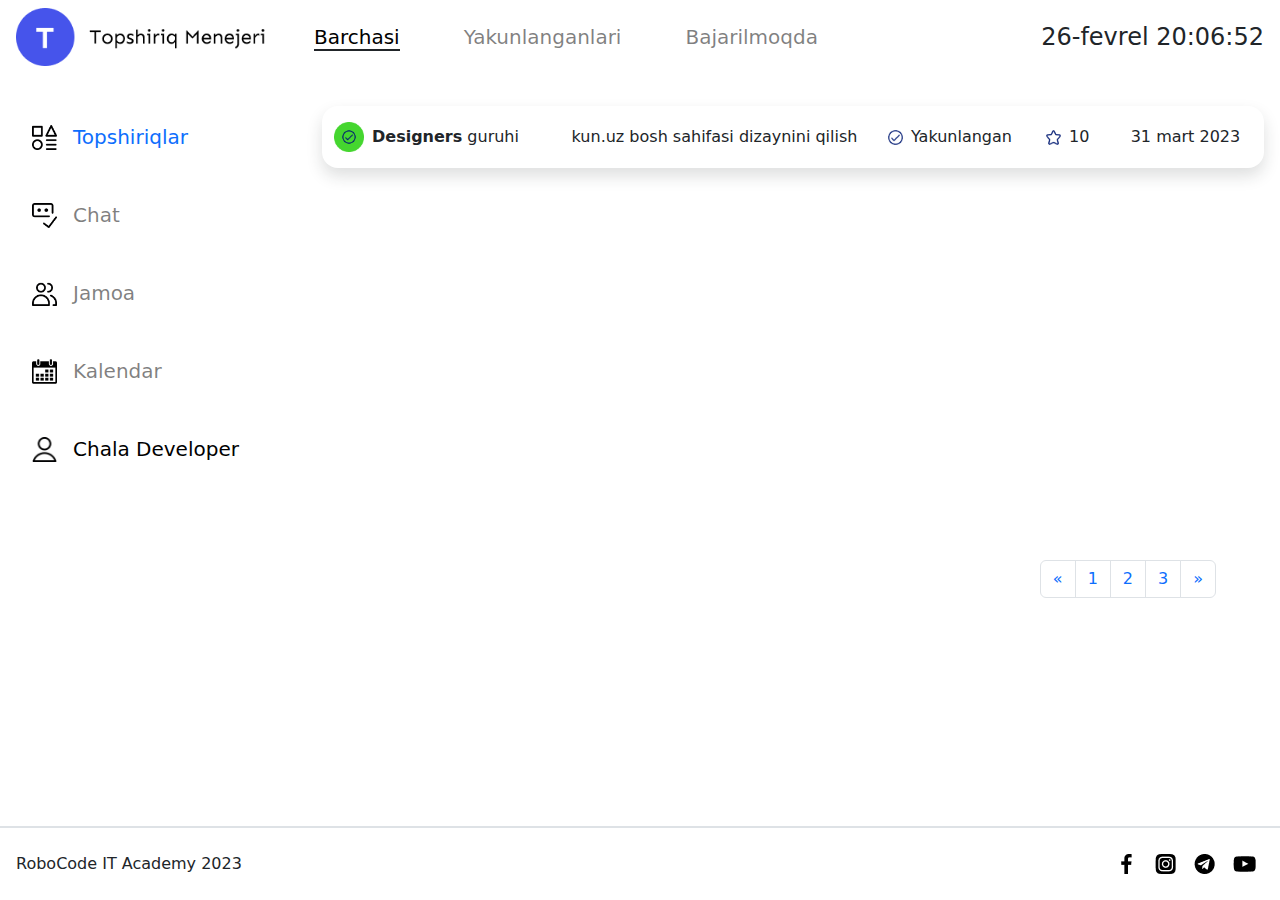
<file: index.html>
<!DOCTYPE html>
<html lang="en" class="h-100">
	<head>
		<meta charset="UTF-8" />
		<meta http-equiv="X-UA-Compatible" content="IE=edge" />
		<meta name="viewport" content="width=device-width, initial-scale=1.0" />
		<link rel="stylesheet" href="./css/bootstrap.css" />
		<title>Task list</title>
	</head>
	<body class="h-100 d-flex flex-column justify-content-between">
		<header class="py-2">
			<div class="container-fluid px-3">
				<div
					class="d-flex justify-content-between align-items-center flex-wrap flex-lg-nowrap"
				>
					<div
						class="d-flex align-items-center justify-content-between flex-wrap"
					>
						<a href="./index.html">
							<img src="./images/logo.png" alt="Site logo" width="250" />
						</a>
						<ul class="nav-list d-flex list-unstyled m-0 m-auto my-3 my-sm-0">
							<li class="ms-md-5 mx-1 mx-sm-3">
								<a
									class="fs-5 text-decoration-none text-black fw-medium border-bottom border-2 border-dark"
									href="#"
									>Barchasi</a
								>
							</li>
							<li class="ms-md-5 mx-1 mx-sm-3">
								<a
									class="fs-5 text-decoration-none text-black-50 fw-medium"
									href="#"
									>Yakunlanganlari</a
								>
							</li>
							<li class="ms-md-5 mx-1 mx-sm-3">
								<a
									class="fs-5 text-decoration-none text-black-50 fw-medium"
									href="#"
									>Bajarilmoqda</a
								>
							</li>
						</ul>
					</div>
					<div class="fs-4 ms-auto">26-fevrel 20:06:52</div>
				</div>
			</div>
		</header>

		<main class="flex-grow-1">
			<div class="container-fluid px-3">
				<div class="row">
					<div class="col-12 col-md-3 d-flex d-md-block flex-wrap justify-content-between">
						<a
							class="d-flex align-items-center my-2 my-md-5 px-3 text-decoration-none text-primary"
							href="./index.html"
						>
							<img src="./images/topshiriq-icon.png" alt="icon" width="25" />
							<span class="fs-5 mx-3">Topshiriqlar</span>
						</a>
						<a
							class="d-flex align-items-center my-2 my-md-5 px-3 text-decoration-none text-black-50"
							href="#"
						>
							<img src="./images/chat-icon.png" alt="icon" width="25" />
							<span class="fs-5 mx-3">Chat</span>
						</a>
						<a
							class="d-flex align-items-center my-2 my-md-5 px-3 text-decoration-none text-black-50"
							href="./group.html"
						>
							<img src="./images/jamoa-icon.png" alt="icon" width="25" />
							<span class="fs-5 mx-3">Jamoa</span>
						</a>
						<a
							class="d-flex align-items-center my-2 my-md-5 px-3 text-decoration-none text-black-50"
							href="#"
						>
							<img src="./images/calendar-icon.png" alt="icon" width="25" />
							<span class="fs-5 mx-3">Kalendar</span>
						</a>
						<a
							class="d-flex align-items-center my-2 my-md-5 px-3 text-decoration-none text-black fw-medium"
							href="#"
						>
							<img src="./images/user-icon.png" alt="icon" width="25" />
							<span class="fs-5 mx-3">Chala Developer</span>
						</a>
					</div>

					<div class="col-12 col-md-9 pt-4 pe-4">
						<div class="row shadow py-3 rounded-4 my-2">
							<div class="col-3 d-flex align-items-center">
								<img src="./images/correct-icon.png" alt="icon" width="30" />
								<span class="ms-2"><b>Designers</b> guruhi</span>
							</div>

							<div class="col-3 col-lg-4 d-flex align-items-center justify-content-center">
								<span>kun.uz bosh sahifasi dizaynini qilish</span>
							</div>

							<div class="col-2 d-flex align-items-center justify-content-center">
								<img
									src="./images/correct-icon-mini.png"
									alt="icon"
									width="15"
								/>
								<span class="ms-2">Yakunlangan</span>
							</div>

							<div class="col-2 col-lg-1 d-flex align-items-center justify-content-center">
								<img src="./images/star.png" alt="icon" width="15" />
								<span class="fw-medium ms-2">10</span>
							</div>

							<div class="col-2 d-flex align-items-center justify-content-center">
								<span>31 mart 2023</span>
							</div>
						</div>

					</div>
				</div>

				<div
					class="d-flex justify-content-end me-5 mt-5"
					aria-label="Page navigation example"
				>
					<ul class="pagination">
						<li class="page-item">
							<a class="page-link" href="#" aria-label="Previous">
								<span aria-hidden="true">&laquo;</span>
							</a>
						</li>
						<li class="page-item"><a class="page-link" href="#">1</a></li>
						<li class="page-item"><a class="page-link" href="#">2</a></li>
						<li class="page-item"><a class="page-link" href="#">3</a></li>
						<li class="page-item">
							<a class="page-link" href="#" aria-label="Next">
								<span aria-hidden="true">&raquo;</span>
							</a>
						</li>
					</ul>
				</div>
			</div>
		</main>

		<footer class="py-4 border-top border-2">
			<div class="container-fluid px-3">
				<div class="d-flex justify-content-between align-items-center">
					<span>RoboCode IT Academy 2023</span>

					<div class="icons d-flex align-items-center">
						<a class="text-decoration-none mx-2" href="#">
							<img src="./images/facebook-icon.png" alt="icon" />
						</a>
						<a class="text-decoration-none mx-2" href="#">
							<img src="./images/instagram-icon.png" alt="icon" />
						</a>
						<a class="text-decoration-none mx-2" href="#">
							<img src="./images/telegram-icon.png" alt="icon" />
						</a>
						<a class="text-decoration-none mx-2" href="#">
							<img src="./images/youtube-icon.png" alt="icon" />
						</a>
					</div>
				</div>
			</div>
		</footer>
	</body>
</html>
</file>
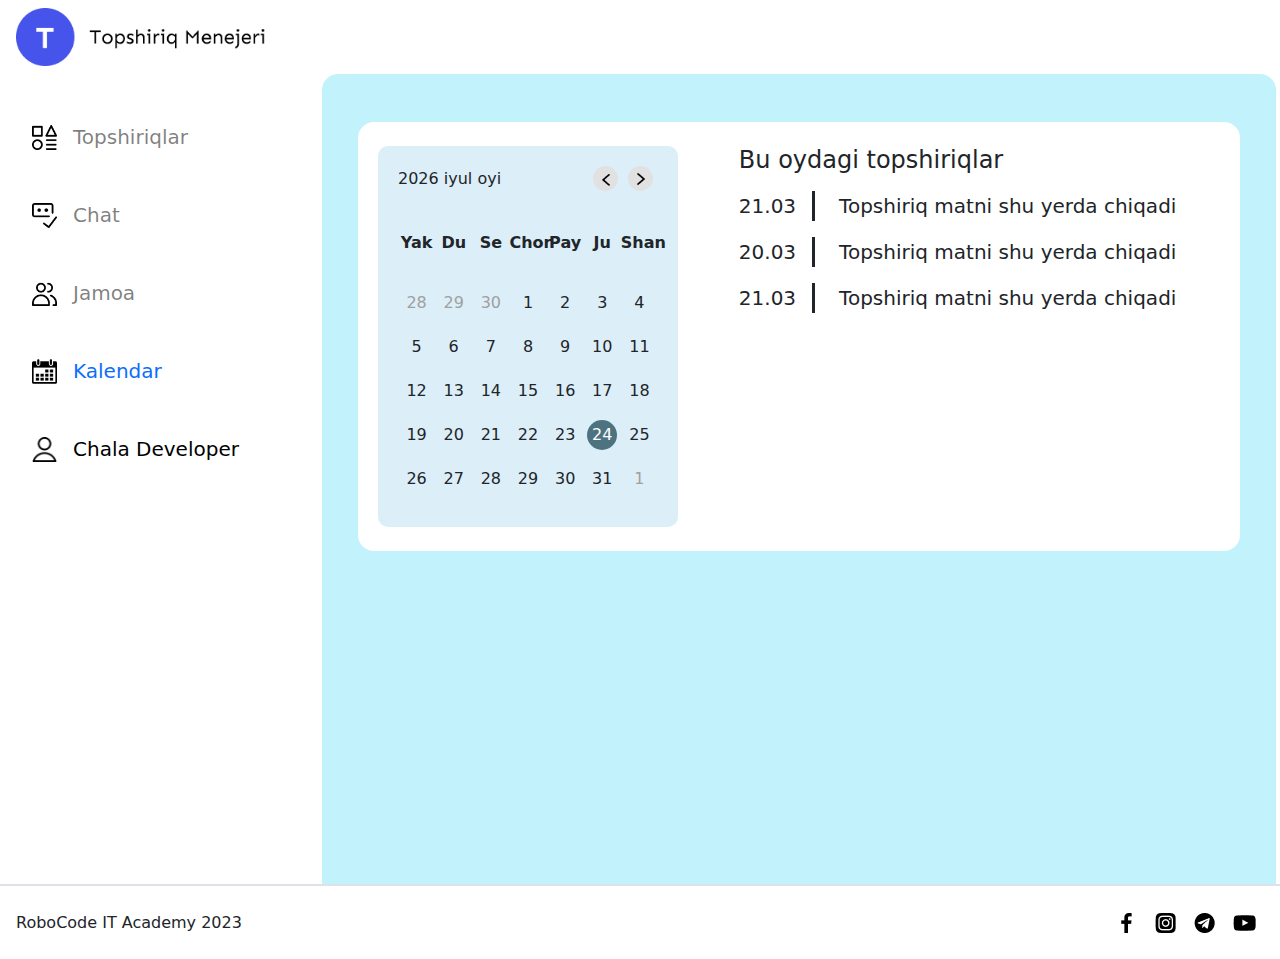
<file: calendar.html>
<!DOCTYPE html>
<html lang="en" class="h-100">
	<head>
		<meta charset="UTF-8" />
		<meta http-equiv="X-UA-Compatible" content="IE=edge" />
		<meta name="viewport" content="width=device-width, initial-scale=1.0" />
		<link rel="stylesheet" href="./css/bootstrap.css" />
    <link rel="stylesheet" href="./css/main.css">
		<title>Task detail</title>
	</head>
	<body class="h-100 d-flex flex-column justify-content-between">
		<!-- Header- start -->
		<header class="py-2">
			<div class="container-fluid px-3">
				<div
					class="d-flex justify-content-between align-items-center flex-wrap flex-lg-nowrap"
				>
					<a href="./index.html">
						<img src="./images/logo.png" alt="Site logo" width="250" />
					</a>
					<div class="fs-5 ms-auto now-date-js">
						<span class="now-day-js"></span>
						<span class="now-hour-js fw-bold"></span>
						<span class="now-minute-js fw-bold"></span>
						<span class="now-second-js fw-bold"></span>
					</div>
				</div>
			</div>
		</header>

		<!-- Main start -->
		<main class="flex-grow-1">
			<div class="container-fluid px-3">
				<!-- Navigation bar va info qismini o'rab turuvchi -->
				<div class="row">
					<!-- Navigation bar -->
					<div
						class="col-12 col-md-3 d-flex d-md-block flex-wrap justify-content-between"
					>
						<a
							class="d-flex align-items-center my-2 my-md-5 px-3 text-decoration-none text-black-50"
							href="./index.html"
						>
							<img src="./images/topshiriq-icon.png" alt="icon" width="25" />
							<span class="fs-5 mx-3">Topshiriqlar</span>
						</a>
						<a
							class="d-flex align-items-center my-2 my-md-5 px-3 text-decoration-none text-black-50"
							href="./chat.html"
						>
							<img src="./images/chat-icon.png" alt="icon" width="25" />
							<span class="fs-5 mx-3">Chat</span>
						</a>
						<a
							class="d-flex align-items-center my-2 my-md-5 px-3 text-decoration-none text-black-50"
							href="./task-detail.html"
						>
							<img src="./images/jamoa-icon.png" alt="icon" width="25" />
							<span class="fs-5 mx-3">Jamoa</span>
						</a>
						<a
							class="d-flex align-items-center my-2 my-md-5 px-3 text-decoration-none text-primary"
							href="./calendar.html"
						>
							<img src="./images/calendar-icon.png" alt="icon" width="25" />
							<span class="fs-5 mx-3">Kalendar</span>
						</a>
						<a
							class="d-flex align-items-center my-2 my-md-5 px-3 text-decoration-none text-black fw-medium"
							href="./author-pages/profile.html"
						>
							<img src="./images/user-icon.png" alt="icon" width="25" />
							<span class="fs-5 mx-3">Chala Developer</span>
						</a>
					</div>

					<!-- Info bo'limi -->
					<div style="height: 90vh;" class="rounded-top-4 col-12 col-md-9 bg-info bg-opacity-25 p-5">
            <div class="row bg-white px-2 py-4 rounded-4">
              <!-- calendar box -->
              <div class="col-12 col-xl-5">
                <div class="wrapper">
                  <div class="box">
                    <p class="current-date m-0"></p>
                    <div class="icons d-flex">
                      <span id="prev" class="prev-next-icon">
                        <img src="./images/back.png" alt="icon" width="20">
                      </span>
                      <span id="next" class="prev-next-icon">
                        <img src="./images/next.png" alt="icon" width="20">
                      </span>
                    </div>
                  </div>
                  <div class="calendar">
                    <ul class="weeks p-0">
                      <li>Yak</li>
                      <li>Du</li>
                      <li>Se</li>
                      <li>Chor</li>
                      <li>Pay</li>
                      <li>Ju</li>
                      <li>Shan</li>
                    </ul>
                    <ul class="days p-0"></ul>
                  </div>
                </div>
              </div>

              <div class="col-12 col-xl-7 mt-4 mt-xl-0">
                <h4>Bu oydagi topshiriqlar</h4>
                <div class="d-flex my-3">
                  <div class="me-4 fs-5 pe-3 border-end border-3 border-dark">21.03</div>
                  <p class="m-0 fs-5">Topshiriq matni shu yerda chiqadi</p>
                </div>

                <div class="d-flex my-3">
                  <div class="me-4 fs-5 pe-3 border-end border-3 border-dark">20.03</div>
                  <p class="m-0 fs-5">Topshiriq matni shu yerda chiqadi</p>
                </div>

                <div class="d-flex my-3">
                  <div class="me-4 fs-5 pe-3 border-end border-3 border-dark">21.03</div>
                  <p class="m-0 fs-5">Topshiriq matni shu yerda chiqadi</p>
                </div>
              </div>
            </div>
					</div>
				</div>
			</div>
		</main>

		<!-- Footer start -->
		<footer class="py-4 border-top border-2">
			<div class="container-fluid px-3">
				<div class="d-flex justify-content-between align-items-center">
					<span>RoboCode IT Academy 2023</span>

					<div class="icons d-flex align-items-center">
						<a class="text-decoration-none mx-2" href="#">
							<img src="./images/facebook-icon.png" alt="icon" />
						</a>
						<a class="text-decoration-none mx-2" href="#">
							<img src="./images/instagram-icon.png" alt="icon" />
						</a>
						<a class="text-decoration-none mx-2" href="#">
							<img src="./images/telegram-icon.png" alt="icon" />
						</a>
						<a class="text-decoration-none mx-2" href="#">
							<img src="./images/youtube-icon.png" alt="icon" />
						</a>
					</div>
				</div>
			</div>
		</footer>

		<!-- Scripts -->
		<script src="./js/main.js"></script>
	</body>
</html>
</file>
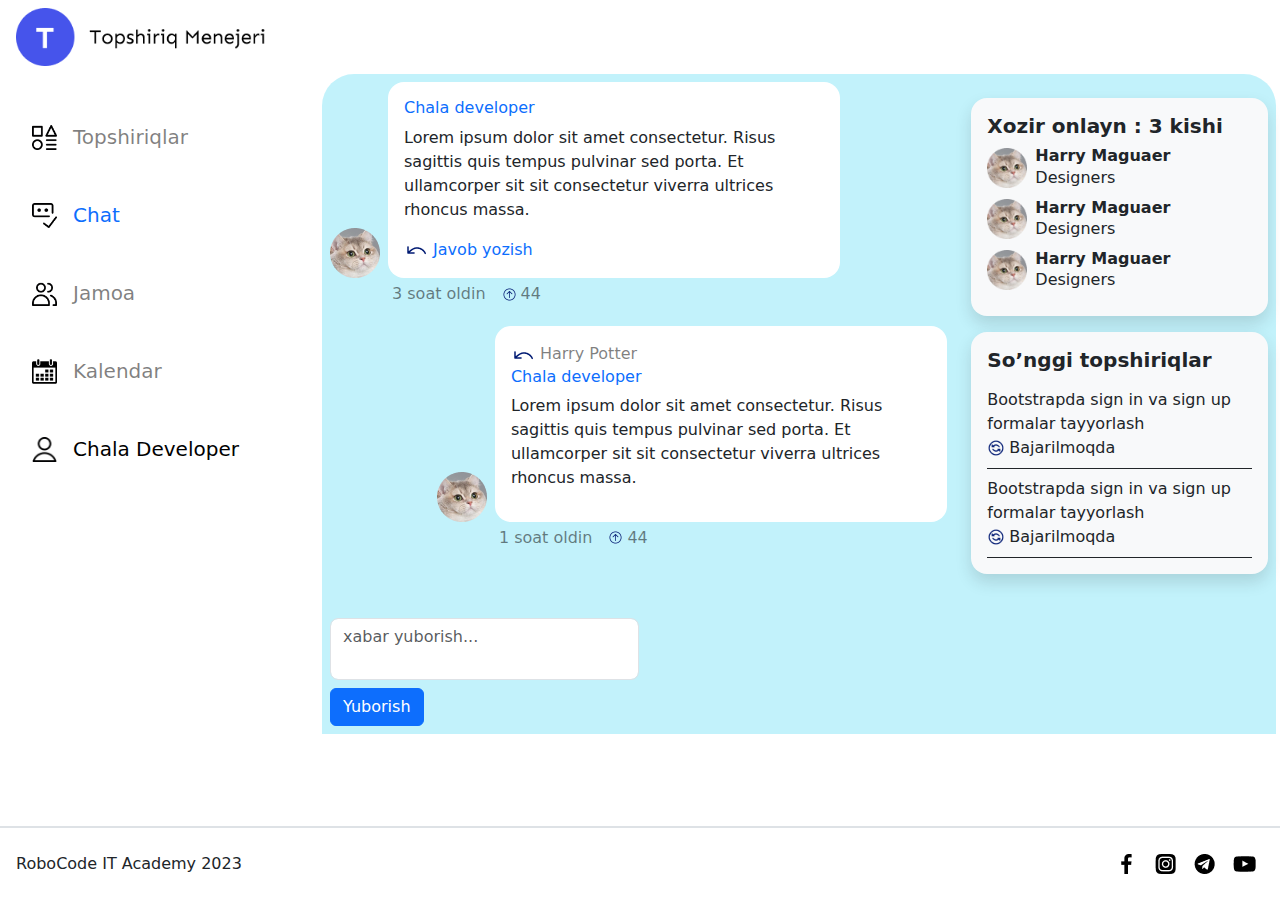
<file: chat.html>
<!DOCTYPE html>
<html lang="en" class="h-100">
<head>
  <meta charset="UTF-8">
  <meta http-equiv="X-UA-Compatible" content="IE=edge">
  <meta name="viewport" content="width=device-width, initial-scale=1.0">
  <link rel="stylesheet" href="./css/bootstrap.css">
  <title>Chat</title>
</head>
<body class="h-100 d-flex flex-column justify-content-between">
  <!-- Header start -->
  <header class="py-2">
    <div class="container-fluid px-3">
      <div
        class="d-flex justify-content-between align-items-center flex-wrap flex-lg-nowrap"
      >
        <a href="./index.html">
          <img src="./images/logo.png" alt="Site logo" width="250" />
        </a>
        <div class="fs-5 ms-auto now-date-js">
          <span class="now-day-js"></span>
          <span class="now-hour-js fw-bold"></span>
          <span class="now-minute-js fw-bold"></span>
          <span class="now-second-js fw-bold"></span>
        </div>
      </div>
    </div>
  </header>
  <!-- Header end -->
  <!-- Main start -->
  <main class="flex-grow-1">
    <div class="container-fluid px-3">
      <!-- Navigation bar va info qismini o'rab turuvchi -->
      <div class="row h-100">
        <!-- Navigation bar -->
        <div
          class="col-12 col-md-3 d-flex d-md-block flex-wrap justify-content-between"
        >
          <a
            class="d-flex align-items-center my-2 my-md-5 px-3 text-decoration-none text-black-50"
            href="./index.html"
          >
            <img src="./images/topshiriq-icon.png" alt="icon" width="25" />
            <span class="fs-5 mx-3">Topshiriqlar</span>
          </a>
          <a
            class="d-flex align-items-center my-2 my-md-5 px-3 text-decoration-none text-primary"
            href="./chat.html"
          >
            <img src="./images/chat-icon.png" alt="icon" width="25" />
            <span class="fs-5 mx-3">Chat</span>
          </a>
          <a
            class="d-flex align-items-center my-2 my-md-5 px-3 text-decoration-none text-black-50"
            href="./task-detail.html"
          >
            <img src="./images/jamoa-icon.png" alt="icon" width="25" />
            <span class="fs-5 mx-3">Jamoa</span>
          </a>
          <a
            class="d-flex align-items-center my-2 my-md-5 px-3 text-decoration-none text-black-50"
            href="./calendar.html"
          >
            <img src="./images/calendar-icon.png" alt="icon" width="25" />
            <span class="fs-5 mx-3">Kalendar</span>
          </a>
          <a
            class="d-flex align-items-center my-2 my-md-5 px-3 text-decoration-none text-black fw-medium"
            href="./author-pages/profile.html"
          >
            <img src="./images/user-icon.png" alt="icon" width="25" />
            <span class="fs-5 mx-3">Chala Developer</span>
          </a>
        </div>

        <!-- Info bo'limi -->
        <div class="col-12 col-md-9 rounded-top-5 bg-opacity-25 bg-info p-2 mt-5 m-md-0">
          <div class="row flex-column-reverse flex-lg-row">
            <div class="col-12 col-lg-8">
              <div class="row mb-5">
                <!-- Left message box -->
                <div class="col-10 d-flex align-items-end mb-5 position-relative left-message">
                  <img class="me-2" src="./images/harry.png" alt="img">
                  <div>
                    <div class="bg-white rounded-4 p-3">
                      <h6 class="text-primary">Chala developer</h6>
                      <p>Lorem ipsum dolor sit amet consectetur. Risus sagittis quis tempus pulvinar sed porta. Et ullamcorper sit sit consectetur viverra ultrices rhoncus massa.</p>
                      <div>
                        <img src="./images/left-arrow.png" alt="icon">
                        <a href="#" class="text-decoration-none">Javob yozish</a>
                      </div>
                    </div>
                    <div class="position-absolute d-flex align-items-center py-1 ps-1 text-black-50">
                      <p class="m-0 me-3 fs-6">3 soat oldin</p>
                      <div class="d-flex align-items-center">
                        <img src="./images/arrow-circle-up.png" alt="icon" width="15">
                        <p class="m-0 ms-1">44</p>
                      </div>
                    </div>
                  </div>
                </div>

                <!-- Right message box -->
                <div class="col-10 d-flex align-items-end mb-5 ms-auto position-relative right-message">
                  <img class="me-2" src="./images/harry.png" alt="img">
                  <div>
                    <div class="bg-white rounded-4 p-3">
                      <div>
                        <img src="./images/left-arrow.png" alt="icon">
                        <a href="#" class="text-decoration-none text-black-50">Harry Potter</a>
                      </div>
                      <h6 class="text-primary">Chala developer</h6>
                      <p>Lorem ipsum dolor sit amet consectetur. Risus sagittis quis tempus pulvinar sed porta. Et ullamcorper sit sit consectetur viverra ultrices rhoncus massa.</p>
                    </div>
                    <div class="position-absolute d-flex align-items-center py-1 ps-1 text-black-50">
                      <p class="m-0 me-3 fs-6">1 soat oldin</p>
                      <div class="d-flex align-items-center">
                        <img src="./images/arrow-circle-up.png" alt="icon" width="15">
                        <p class="m-0 ms-1">44</p>
                      </div>
                    </div>
                  </div>
                </div>

              </div>
              <form class="position-sticky bottom-0" method="post">
                <textarea class="form-control w-50 rounded-3 mb-2" style="resize: none;" cols="50" rows="2" placeholder="xabar yuborish..."></textarea>
                <button class="btn btn-primary" type="submit">Yuborish</button>
              </form>
            </div>

            <!--  -->
            <div class="col-12 col-lg-4">
              <!-- Online users box -->
              <div class="bg-light rounded-4 shadow p-3 my-3">
                <h5 class="fw-bold fs-5">Xozir onlayn : <span>3 kishi</span></h5>
                <!-- Online users -->
                <div class="d-flex align-items-center my-2">
                  <img src="./images/harry.png" alt="img" width="40">
                  <div class="ms-2">
                    <h6 class="m-0 fw-bold">Harry Maguaer</h6>
                    <span>Designers</span>
                  </div>
                </div>
                
                <div class="d-flex align-items-center my-2">
                  <img src="./images/harry.png" alt="img" width="40">
                  <div class="ms-2">
                    <h6 class="m-0 fw-bold">Harry Maguaer</h6>
                    <span>Designers</span>
                  </div>
                </div>

                <div class="d-flex align-items-center my-2">
                  <img src="./images/harry.png" alt="img" width="40">
                  <div class="ms-2">
                    <h6 class="m-0 fw-bold">Harry Maguaer</h6>
                    <span>Designers</span>
                  </div>
                </div>
              </div>

              <!-- Final assignments -->
              <div class="bg-light rounded-4 shadow p-3 my-3">
                <h5 class="fw-bold fs-5">So’nggi topshiriqlar</h5>
                <!-- Topshiriqlar -->
                <div class="border-1 border-dark border-bottom py-2">
                  <p class="m-0 fw-medium">Bootstrapda sign in va sign up formalar tayyorlash</p>
                  <div class="d-flex align-items-center">
                    <img src="./images/refresh-circle.png" alt="icon" width="18">
                    <span class="ms-1">Bajarilmoqda</span>
                  </div>
                </div>
                <!-- ========================== -->
                <div class="border-1 border-dark border-bottom py-2">
                  <p class="m-0 fw-medium">Bootstrapda sign in va sign up formalar tayyorlash</p>
                  <div class="d-flex align-items-center">
                    <img src="./images/refresh-circle.png" alt="icon" width="18">
                    <span class="ms-1">Bajarilmoqda</span>
                  </div>
                </div>
                <!-- ========================== -->

              </div>
            </div>
          </div>
        </div>
      </div>
    </div>
  </main>
  <!-- Main end -->
  <!-- Footer start -->
  <footer class="py-4 border-top border-2">
    <div class="container-fluid px-3">
      <div class="d-flex justify-content-between align-items-center">
        <span>RoboCode IT Academy 2023</span>

        <div class="icons d-flex align-items-center">
          <a class="text-decoration-none mx-2" href="#">
            <img src="./images/facebook-icon.png" alt="icon" />
          </a>
          <a class="text-decoration-none mx-2" href="#">
            <img src="./images/instagram-icon.png" alt="icon" />
          </a>
          <a class="text-decoration-none mx-2" href="#">
            <img src="./images/telegram-icon.png" alt="icon" />
          </a>
          <a class="text-decoration-none mx-2" href="#">
            <img src="./images/youtube-icon.png" alt="icon" />
          </a>
        </div>
      </div>
    </div>
  </footer>
  <!-- Footer end -->
  <!-- Scripts -->
  <script src="./js/main.js"></script>
</body>
</html>
</file>
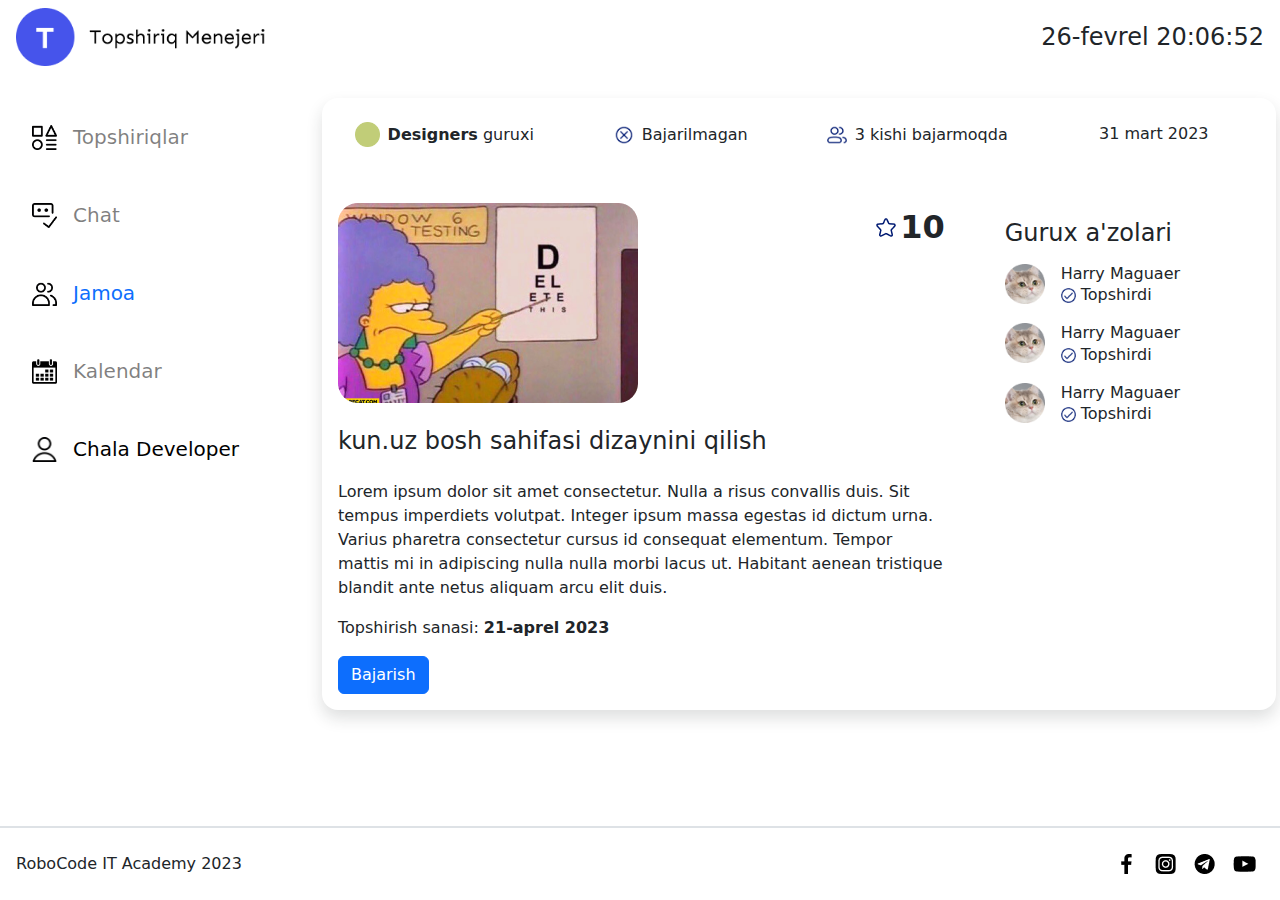
<file: group.html>
<!DOCTYPE html>
<html lang="en" class="h-100">
	<head>
		<meta charset="UTF-8" />
		<meta http-equiv="X-UA-Compatible" content="IE=edge" />
		<meta name="viewport" content="width=device-width, initial-scale=1.0" />
		<link rel="stylesheet" href="./css/bootstrap.css" />
		<title>Task detail</title>
	</head>
	<body class="h-100 d-flex flex-column justify-content-between">
    <!-- Header- start -->
		<header class="py-2">
			<div class="container-fluid px-3">
				<div
					class="d-flex justify-content-between align-items-center flex-wrap flex-lg-nowrap"
				>
						<a href="./index.html">
							<img src="./images/logo.png" alt="Site logo" width="250" />
						</a>
					<div class="fs-4 ms-auto">26-fevrel 20:06:52</div>
				</div>
			</div>
		</header>

    <!-- Main start -->
    <main class="flex-grow-1 mb-5">
      <div class="container-fluid px-3">
        <!-- Navigation bar va info qismini o'rab turuvchi -->
        <div class="row">
          <!-- Navigation bar -->
          <div class="col-12 col-md-3 d-flex d-md-block flex-wrap justify-content-between">
            <a
              class="d-flex align-items-center my-2 my-md-5 px-3 text-decoration-none text-black-50"
              href="./index.html"
            >
              <img src="./images/topshiriq-icon.png" alt="icon" width="25" />
              <span class="fs-5 mx-3">Topshiriqlar</span>
            </a>
            <a
              class="d-flex align-items-center my-2 my-md-5 px-3 text-decoration-none text-black-50"
              href="#"
            >
              <img src="./images/chat-icon.png" alt="icon" width="25" />
              <span class="fs-5 mx-3">Chat</span>
            </a>
            <a
              class="d-flex align-items-center my-2 my-md-5 px-3 text-decoration-none text-primary"
              href="./group.html"
            >
              <img src="./images/jamoa-icon.png" alt="icon" width="25" />
              <span class="fs-5 mx-3">Jamoa</span>
            </a>
            <a
              class="d-flex align-items-center my-2 my-md-5 px-3 text-decoration-none text-black-50"
              href="#"
            >
              <img src="./images/calendar-icon.png" alt="icon" width="25" />
              <span class="fs-5 mx-3">Kalendar</span>
            </a>
            <a
              class="d-flex align-items-center my-2 my-md-5 px-3 text-decoration-none text-black fw-medium"
              href="#"
            >
              <img src="./images/user-icon.png" alt="icon" width="25" />
              <span class="fs-5 mx-3">Chala Developer</span>
            </a>
          </div>
          
          <!-- Info bo'limi -->
          <div class="shadow rounded-4 col-12 col-md-9 mt-4 p-3">
            <!-- Gurux malumotlari -->
            <div class="row justify-content-end">
              <div class="col-6 col-sm-4 col-lg-3 my-2 d-flex justify-content-center align-items-center">
                <img src="./images/group-logo.png" alt="logo" width="25">
                <p class="m-0 ms-2"><span class="fw-bold">Designers</span> guruxi</p>
              </div>

              <div class="col-6 col-sm-4 col-lg-3 my-2 d-flex justify-content-center align-items-center">
                <img src="./images/cross-circle-icon.png" alt="logo" width="20">
                <p class="m-0 ms-2">Bajarilmagan</p>
              </div>

              <div class="col-6 col-sm-4 col-lg-3 my-2 d-flex justify-content-center align-items-center">
                <img src="./images/users-logo.png" alt="logo" width="20">
                <p class="m-0 ms-2">3 kishi bajarmoqda</p>
              </div>
              <div class="col-6 col-sm-4 col-lg-3 my-2 text-center">31 mart 2023</div>
            </div>


            <div class="row mt-5">
              <!-- Berilgan task haqida ma'lumotlar col-8 -->
              <div class="col-12 col-lg-8">
                <!-- Sayt rasmi va yulduzchalar soni -->
                <div class="d-flex justify-content-between align-items-start flex-wrap">
                  <img src="./images/template-img.png" alt="img">
                  <div class="d-flex align-items-center">
                    <img src="./images/star.png" alt="icon" width="20">
                    <span class="fs-2 fw-bold ms-1">10</span>
                  </div>
                </div>
                <!-- Site title -->
                <h2 class="fs-4 my-4">kun.uz bosh sahifasi dizaynini qilish</h2>
                <!-- Site info -->
                <p>Lorem ipsum dolor sit amet consectetur. Nulla a risus convallis duis. Sit tempus imperdiets volutpat. Integer ipsum massa egestas id dictum urna. Varius pharetra consectetur cursus id consequat elementum. Tempor mattis mi in adipiscing nulla nulla morbi lacus ut. Habitant aenean tristique blandit ante netus aliquam arcu elit duis.</p>
                <!-- Deadline -->
                <div>Topshirish sanasi: <span class="fw-bold">21-aprel 2023</span></div>
                <!-- Button -->
                <button class="btn btn-primary mt-3">Bajarish</button>
              </div>

              <div class="col-12 col-lg-4 ps-lg-5 mt-3">
                <!-- Group title -->
                <h4>Gurux a'zolari</h4>
                <!-- Group members -->
                <div class="d-flex my-3">
                  <img src="./images/harry.png" alt="img" width="40" height="40">
                  <div class="ms-3">
                    <h6 class="m-0 fs-6">Harry Maguaer</h6>
                    <div>
                      <img src="./images/correct-icon-mini.png" alt="icon" width="15">
                      <span class="fs-6">Topshirdi</span>
                    </div>
                  </div>
                </div>

                <div class="d-flex my-3">
                  <img src="./images/harry.png" alt="img" width="40" height="40">
                  <div class="ms-3">
                    <h6 class="m-0 fs-6">Harry Maguaer</h6>
                    <div>
                      <img src="./images/correct-icon-mini.png" alt="icon" width="15">
                      <span class="fs-6">Topshirdi</span>
                    </div>
                  </div>
                </div>

                <div class="d-flex my-3">
                  <img src="./images/harry.png" alt="img" width="40" height="40">
                  <div class="ms-3">
                    <h6 class="m-0 fs-6">Harry Maguaer</h6>
                    <div>
                      <img src="./images/correct-icon-mini.png" alt="icon" width="15">
                      <span class="fs-6">Topshirdi</span>
                    </div>
                  </div>
                </div>
              </div>
            </div>

          </div>
        </div>
      </div>
    </main>

    <!-- Footer start -->
    <footer class="py-4 border-top border-2">
			<div class="container-fluid px-3">
				<div class="d-flex justify-content-between align-items-center">
					<span>RoboCode IT Academy 2023</span>

					<div class="icons d-flex align-items-center">
						<a class="text-decoration-none mx-2" href="#">
							<img src="./images/facebook-icon.png" alt="icon" />
						</a>
						<a class="text-decoration-none mx-2" href="#">
							<img src="./images/instagram-icon.png" alt="icon" />
						</a>
						<a class="text-decoration-none mx-2" href="#">
							<img src="./images/telegram-icon.png" alt="icon" />
						</a>
						<a class="text-decoration-none mx-2" href="#">
							<img src="./images/youtube-icon.png" alt="icon" />
						</a>
					</div>
				</div>
			</div>
		</footer>
	</body>
</html>
</file>
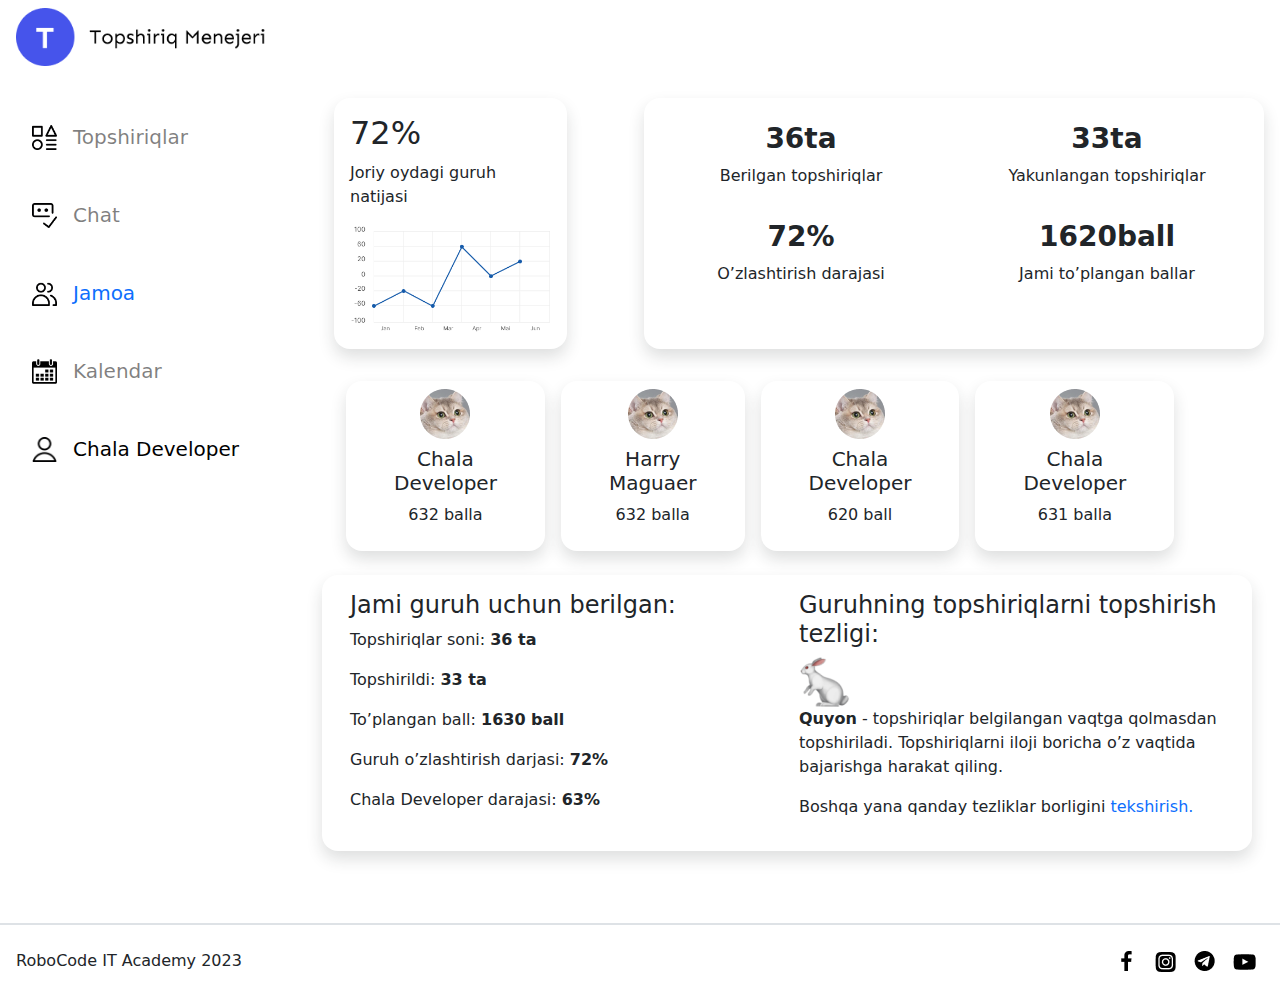
<file: groups-detail.html>
<!DOCTYPE html>
<html lang="en" class="h-100">
	<head>
		<meta charset="UTF-8" />
		<meta http-equiv="X-UA-Compatible" content="IE=edge" />
		<meta name="viewport" content="width=device-width, initial-scale=1.0" />
		<link rel="stylesheet" href="./css/bootstrap.css" />
		<title>Task detail</title>
	</head>
	<body class="h-100 d-flex flex-column justify-content-between">
		<!-- Header- start -->
		<header class="py-2">
			<div class="container-fluid px-3">
				<div
					class="d-flex justify-content-between align-items-center flex-wrap flex-lg-nowrap"
				>
					<a href="./index.html">
						<img src="./images/logo.png" alt="Site logo" width="250" />
					</a>
					<div class="fs-5 ms-auto now-date-js">
						<span class="now-day-js"></span>
						<span class="now-hour-js fw-bold"></span>
						<span class="now-minute-js fw-bold"></span>
						<span class="now-second-js fw-bold"></span>
					</div>
				</div>
			</div>
		</header>

		<!-- Main start -->
		<main class="flex-grow-1 mb-5">
			<div class="container-fluid px-3">
				<!-- Navigation bar va info qismini o'rab turuvchi -->
				<div class="row">
					<!-- Navigation bar -->
					<div
						class="col-12 col-md-3 d-flex d-md-block flex-wrap justify-content-between"
					>
						<a
							class="d-flex align-items-center my-2 my-md-5 px-3 text-decoration-none text-black-50"
							href="./index.html"
						>
							<img src="./images/topshiriq-icon.png" alt="icon" width="25" />
							<span class="fs-5 mx-3">Topshiriqlar</span>
						</a>
						<a
							class="d-flex align-items-center my-2 my-md-5 px-3 text-decoration-none text-black-50"
							href="./chat.html"
						>
							<img src="./images/chat-icon.png" alt="icon" width="25" />
							<span class="fs-5 mx-3">Chat</span>
						</a>
						<a
							class="d-flex align-items-center my-2 my-md-5 px-3 text-decoration-none text-primary"
							href="./task-detail.html"
						>
							<img src="./images/jamoa-icon.png" alt="icon" width="25" />
							<span class="fs-5 mx-3">Jamoa</span>
						</a>
						<a
							class="d-flex align-items-center my-2 my-md-5 px-3 text-decoration-none text-black-50"
							href="./calendar.html"
						>
							<img src="./images/calendar-icon.png" alt="icon" width="25" />
							<span class="fs-5 mx-3">Kalendar</span>
						</a>
						<a
							class="d-flex align-items-center my-2 my-md-5 px-3 text-decoration-none text-black fw-medium"
							href="./author-pages/profile.html"
						>
							<img src="./images/user-icon.png" alt="icon" width="25" />
							<span class="fs-5 mx-3">Chala Developer</span>
						</a>
					</div>

					<!-- Info bo'limi -->
					<div class="col-12 col-md-9 p-4">
            <div class="row justify-content-between">
              <!-- Chart -->
              <div class="col-12 col-lg-3 shadow rounded-4 p-3 my-3 my-lg-0">
                <h2>72%</h2>
                <p>Joriy oydagi guruh natijasi</p>
                <img class="img-fluid" src="./images/chart.png" alt="img">
              </div>
              <!-- Info -->
              <div class="col-12 col-lg-8 shadow rounded-4 p-3 my-3 my-lg-0">
                <div class="row">
                  <div class="col-6 my-2 text-center">
                    <h3 class="fw-bold">36ta</h3>
                    <p>Berilgan topshiriqlar</p>
                  </div>
                  <div class="col-6 my-2 text-center">
                    <h3 class="fw-bold">33ta</h3>
                    <p>Yakunlangan topshiriqlar</p>
                  </div>
                  <div class="col-6 my-2 text-center">
                    <h3 class="fw-bold">72%</h3>
                    <p>O’zlashtirish darajasi</p>
                  </div>
                  <div class="col-6 my-2 text-center">
                    <h3 class="fw-bold">1620ball</h3>
                    <p>Jami to’plangan ballar</p>
                  </div>
                </div>
              </div>
              <!-- Score -->
              <div class="d-flex justify-content-center justify-content-lg-start flex-wrap mt-3">
                <div class="text-center px-5 py-2 shadow rounded-4 me-3 mt-3">
                  <img src="./images/harry.png" alt="img">
                  <h5 class="my-2">Chala <span class="d-block">Developer</span></h5>
                  <p>632 balla</p>
                </div>
                <div class="text-center px-5 py-2 shadow rounded-4 me-3 mt-3">
                  <img src="./images/harry.png" alt="img">
                  <h5 class="my-2">Harry <span class="d-block">Maguaer</span></h5>
                  <p>632 balla</p>
                </div>
                <div class="text-center px-5 py-2 shadow rounded-4 me-3 mt-3">
                  <img src="./images/harry.png" alt="img">
                  <h5 class="my-2">Chala <span class="d-block">Developer</span></h5>
                  <p>620 ball</p>
                </div>
                <div class="text-center px-5 py-2 shadow rounded-4 me-3 mt-3">
                  <img src="./images/harry.png" alt="img">
                  <h5 class="my-2">Chala <span class="d-block">Developer</span></h5>
                  <p>631 balla</p>
                </div>
              </div>
              <!-- all info -->
              <div class="row shadow rounded-4 mt-4 p-3">
                <div class="col-12 col-sm-6">
                  <h4>Jami guruh uchun berilgan:</h4>
                  <p>Topshiriqlar soni: <span class="fw-bold">36 ta</span></p>
                  <p>Topshirildi: <span class="fw-bold">33 ta</span></p>
                  <p>To’plangan ball: <span class="fw-bold">1630 ball</span></p>
                  <p>Guruh o’zlashtirish darjasi: <span class="fw-bold">72%</span></p>
                  <p>Chala Developer darajasi: <span class="fw-bold">63%</span></p>
                </div>
                <div class="col-12 col-sm-6">
                  <h4>Guruhning topshiriqlarni topshirish tezligi:</h4>
                  <img src="./images/rabbit.png" alt="img">
                  <p><span class="fw-bold">Quyon</span> - topshiriqlar belgilangan vaqtga qolmasdan topshiriladi.
                    Topshiriqlarni iloji boricha o’z vaqtida bajarishga harakat qiling.
                  </p>
                  <p>Boshqa yana qanday tezliklar borligini <a class="text-decoration-none fw-medium" href="#" data-bs-toggle="modal" data-bs-target="#all-speed">tekshirish.</a></p>
                </div>
              </div>
            </div>
					</div>
				</div>
			</div>
		</main>

		<!-- Footer start -->
		<footer class="py-4 border-top border-2">
			<div class="container-fluid px-3">
				<div class="d-flex justify-content-between align-items-center">
					<span>RoboCode IT Academy 2023</span>

					<div class="icons d-flex align-items-center">
						<a class="text-decoration-none mx-2" href="#">
							<img src="./images/facebook-icon.png" alt="icon" />
						</a>
						<a class="text-decoration-none mx-2" href="#">
							<img src="./images/instagram-icon.png" alt="icon" />
						</a>
						<a class="text-decoration-none mx-2" href="#">
							<img src="./images/telegram-icon.png" alt="icon" />
						</a>
						<a class="text-decoration-none mx-2" href="#">
							<img src="./images/youtube-icon.png" alt="icon" />
						</a>
					</div>
				</div>
			</div>
		</footer>
    
    <!-- Modal -->
    <div class="modal fade" id="all-speed" tabindex="-1" aria-labelledby="exampleModalLabel" aria-hidden="true">
      <div class="modal-dialog">
        <div class="modal-content">
          <div class="modal-header align-items-start">
            <h4 class="modal-title fs-5" id="exampleModalLabel">Qanday topshiriqlarni bajarish tezliklari bor deysizmi ?</h4>
            <button type="button" class="btn-close" data-bs-dismiss="modal" aria-label="Close"></button>
          </div>
          <div class="modal-body p-0">
            <div class="d-flex align-items-start border-bottom px-3 py-2">
              <img src="./images/snail.png" alt="snail img" width="40">
              <p class="m-0 ms-3"><span class="fw-bold">Shilliqurt</span> - topshiriqlar belgilangan vaqtidan o’tib ketib keyin topshiriladi.</p>
            </div>
            <div class="d-flex align-items-start border-bottom px-3 py-2">
              <img src="./images/turtle.png" alt="turtle img" width="40">
              <p class="m-0 ms-3"><span class="fw-bold">Toshbaqa</span> - topshiriqlarni aksariyati belgilangan vaqt oxirida topshiriladi.</p>
            </div>
            <div class="d-flex align-items-start border-bottom px-3 py-2">
              <img src="./images/rabbit.png" alt="rabbit img" width="40">
              <p class="m-0 ms-3"><span class="fw-bold">Quyon</span> - topshiriqlar belgilangan vaqtga qolmasdan topshiriladi.</p>
            </div>
            <div class="d-flex align-items-start px-3 py-2">
              <img src="./images/leopard.png" alt="leapard img" width="40">
              <p class="m-0 ms-3"><span class="fw-bold">Gepard</span> - topshiriqlar berilganidan keyinoq tezlikda topshiriladi.</p>
            </div>
          </div>
        </div>
      </div>
    </div>
		<!-- Scripts -->
		<script src="./js/bootstrap.bundle.min.js"></script>
		<script src="./js/main.js"></script>
	</body>
</html>
</file>
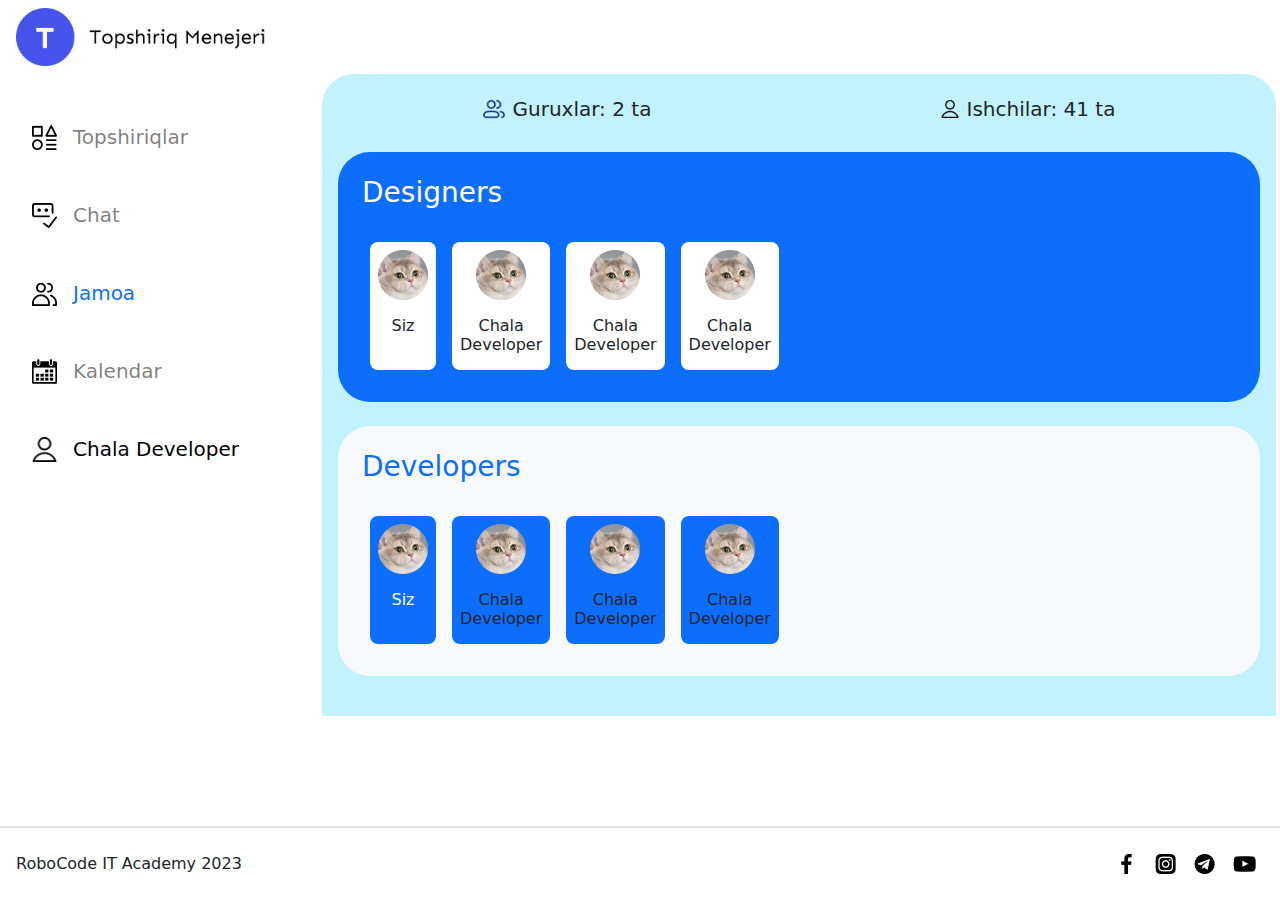
<file: groups.html>
<!DOCTYPE html>
<html lang="en" class="h-100">
<head>
  <meta charset="UTF-8">
  <meta http-equiv="X-UA-Compatible" content="IE=edge">
  <meta name="viewport" content="width=device-width, initial-scale=1.0">
  <link rel="stylesheet" href="./css/bootstrap.css">
  <title>Groups</title>
</head>
<body class="h-100 d-flex flex-column justify-content-between">
  <!-- Header start -->
  <header class="py-2">
    <div class="container-fluid px-3">
      <div
        class="d-flex justify-content-between align-items-center flex-wrap flex-lg-nowrap"
      >
        <a href="./index.html">
          <img src="./images/logo.png" alt="Site logo" width="250" />
        </a>
        <div class="fs-5 ms-auto now-date-js">
          <span class="now-day-js"></span>
          <span class="now-hour-js fw-bold"></span>
          <span class="now-minute-js fw-bold"></span>
          <span class="now-second-js fw-bold"></span>
        </div>
      </div>
    </div>
  </header>
  <!-- Header end -->
  <!-- Main start -->
  <main class="flex-grow-1">
    <div class="container-fluid px-3">
      <!-- Navigation bar va info qismini o'rab turuvchi -->
      <div class="row h-100">
        <!-- Navigation bar -->
        <div
          class="col-12 col-md-3 d-flex d-md-block flex-wrap justify-content-between"
        >
          <a
            class="d-flex align-items-center my-2 my-md-5 px-3 text-decoration-none text-black-50"
            href="./index.html"
          >
            <img src="./images/topshiriq-icon.png" alt="icon" width="25" />
            <span class="fs-5 mx-3">Topshiriqlar</span>
          </a>
          <a
            class="d-flex align-items-center my-2 my-md-5 px-3 text-decoration-none text-black-50"
            href="./chat.html"
          >
            <img src="./images/chat-icon.png" alt="icon" width="25" />
            <span class="fs-5 mx-3">Chat</span>
          </a>
          <a
            class="d-flex align-items-center my-2 my-md-5 px-3 text-decoration-none text-primary"
            href="./task-detail.html"
          >
            <img src="./images/jamoa-icon.png" alt="icon" width="25" />
            <span class="fs-5 mx-3">Jamoa</span>
          </a>
          <a
            class="d-flex align-items-center my-2 my-md-5 px-3 text-decoration-none text-black-50"
            href="./calendar.html"
          >
            <img src="./images/calendar-icon.png" alt="icon" width="25" />
            <span class="fs-5 mx-3">Kalendar</span>
          </a>
          <a
            class="d-flex align-items-center my-2 my-md-5 px-3 text-decoration-none text-black fw-medium"
            href="./author-pages/profile.html"
          >
            <img src="./images/user-icon.png" alt="icon" width="25" />
            <span class="fs-5 mx-3">Chala Developer</span>
          </a>
        </div>

        <!-- Info bo'limi -->
        <div class="col-12 col-md-9 rounded-top-5 bg-opacity-25 bg-info p-3 mt-2 m-md-0">
          <div class="d-flex align-items-center justify-content-around flex-wrap">
            <div class="d-flex align-items-center mx-3 my-1">
              <img src="./images/users-logo.png" alt="img" width="22">
              <p class="m-0 ms-2 fs-5 fw-medium">Guruxlar: <span>2</span> ta</p>
            </div>
            <div class="d-flex align-items-center mx-3 my-1">
              <img src="./images/user-icon.png" alt="img" width="18">
              <p class="m-0 ms-2 fs-5 fw-medium">Ishchilar: <span>41</span> ta</p>
            </div>
          </div>

          <div class="p-4 bg-primary rounded-5 my-4">
            <h2 class="fs-3 mb-4 text-white">Designers</h2>
            <div class="d-flex justify-content-around justify-content-sm-start flex-wrap">
              <div class="p-2 text-center bg-white rounded-3 m-2">
                <img src="./images/harry.png" alt="img">
                <h3 class="fs-6 mt-3">Siz</h3>
              </div>
              <div class="p-2 text-center bg-white rounded-3 m-2">
                <img src="./images/harry.png" alt="img">
                <h3 class="fs-6 m-0 mt-3">Chala</h3>
                <h3 class="fs-6">Developer</h3>
              </div>
              <div class="p-2 text-center bg-white rounded-3 m-2">
                <img src="./images/harry.png" alt="img">
                <h3 class="fs-6 m-0 mt-3">Chala</h3>
                <h3 class="fs-6">Developer</h3>
              </div>
              <div class="p-2 text-center bg-white rounded-3 m-2">
                <img src="./images/harry.png" alt="img">
                <h3 class="fs-6 m-0 mt-3">Chala</h3>
                <h3 class="fs-6">Developer</h3>
              </div>
            </div>
          </div>

          <div class="p-4 bg-light rounded-5 my-4">
            <h2 class="fs-3 mb-4 text-primary">Developers</h2>
            <div class="d-flex justify-content-around justify-content-sm-start flex-wrap">
              <div class="p-2 text-center bg-primary rounded-3 m-2">
                <img src="./images/harry.png" alt="img">
                <h3 class="fs-6 mt-3 text-white">Siz</h3>
              </div>
              <div class="p-2 text-center bg-primary rounded-3 m-2">
                <img src="./images/harry.png" alt="img">
                <h3 class="fs-6 m-0 mt-3">Chala</h3>
                <h3 class="fs-6">Developer</h3>
              </div>
              <div class="p-2 text-center bg-primary rounded-3 m-2">
                <img src="./images/harry.png" alt="img">
                <h3 class="fs-6 m-0 mt-3">Chala</h3>
                <h3 class="fs-6">Developer</h3>
              </div>
              <div class="p-2 text-center bg-primary rounded-3 m-2">
                <img src="./images/harry.png" alt="img">
                <h3 class="fs-6 m-0 mt-3">Chala</h3>
                <h3 class="fs-6">Developer</h3>
              </div>
            </div>
          </div>
        </div>
      </div>
    </div>
  </main>
  <!-- Main end -->
  <!-- Footer start -->
  <footer class="py-4 border-top border-2">
    <div class="container-fluid px-3">
      <div class="d-flex justify-content-between align-items-center">
        <span>RoboCode IT Academy 2023</span>

        <div class="icons d-flex align-items-center">
          <a class="text-decoration-none mx-2" href="#">
            <img src="./images/facebook-icon.png" alt="icon" />
          </a>
          <a class="text-decoration-none mx-2" href="#">
            <img src="./images/instagram-icon.png" alt="icon" />
          </a>
          <a class="text-decoration-none mx-2" href="#">
            <img src="./images/telegram-icon.png" alt="icon" />
          </a>
          <a class="text-decoration-none mx-2" href="#">
            <img src="./images/youtube-icon.png" alt="icon" />
          </a>
        </div>
      </div>
    </div>
  </footer>
  <!-- Footer end -->
  <!-- Scripts -->
  <script src="./js/main.js"></script>
</body>
</html>
</file>
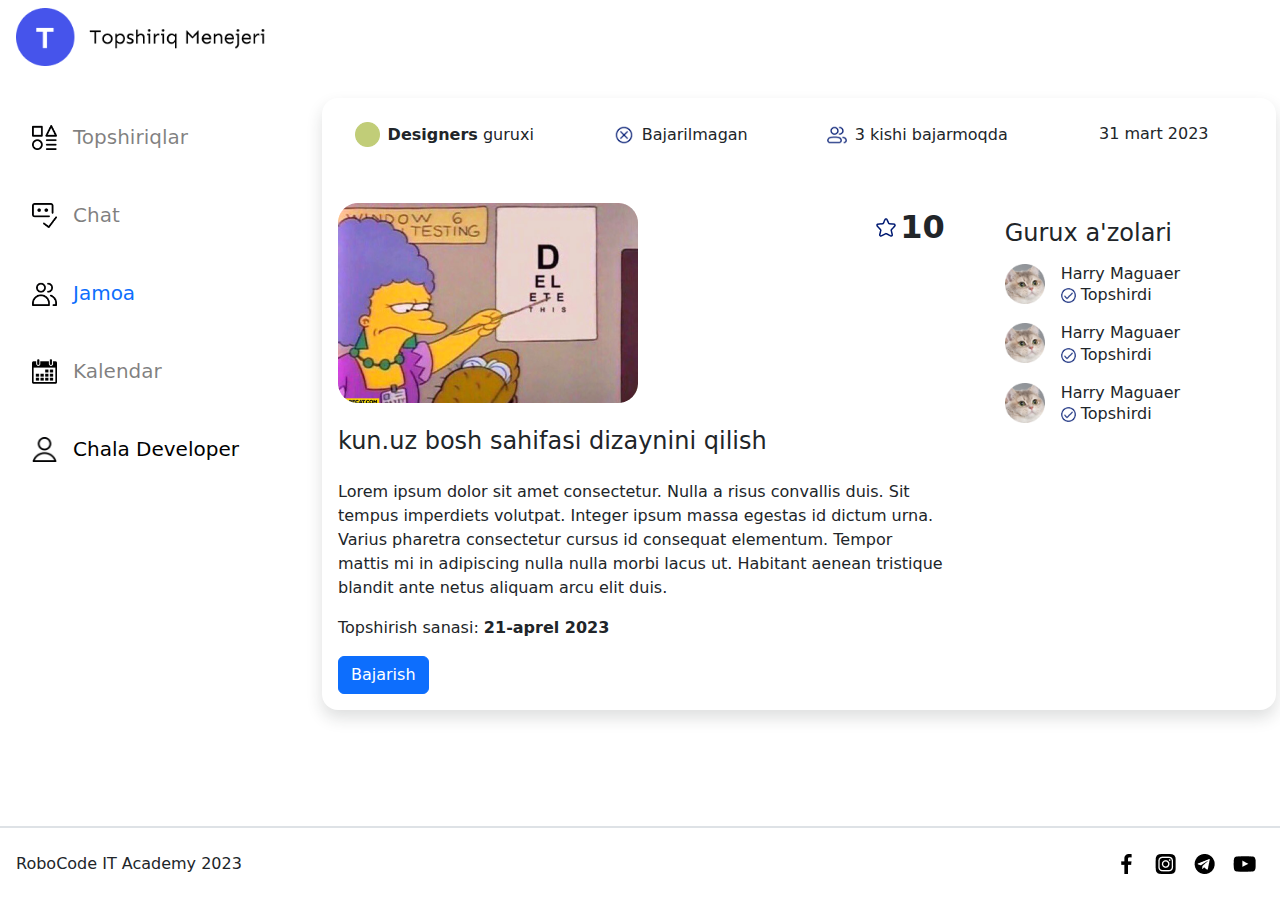
<file: task-detail.html>
<!DOCTYPE html>
<html lang="en" class="h-100">
	<head>
		<meta charset="UTF-8" />
		<meta http-equiv="X-UA-Compatible" content="IE=edge" />
		<meta name="viewport" content="width=device-width, initial-scale=1.0" />
		<link rel="stylesheet" href="./css/bootstrap.css" />
		<title>Task detail</title>
	</head>
	<body class="h-100 d-flex flex-column justify-content-between">
		<!-- Header- start -->
		<header class="py-2">
			<div class="container-fluid px-3">
				<div
					class="d-flex justify-content-between align-items-center flex-wrap flex-lg-nowrap"
				>
					<a href="./index.html">
						<img src="./images/logo.png" alt="Site logo" width="250" />
					</a>
					<div class="fs-5 ms-auto now-date-js">
						<span class="now-day-js"></span>
						<span class="now-hour-js fw-bold"></span>
						<span class="now-minute-js fw-bold"></span>
						<span class="now-second-js fw-bold"></span>
					</div>
				</div>
			</div>
		</header>

		<!-- Main start -->
		<main class="flex-grow-1 mb-5">
			<div class="container-fluid px-3">
				<!-- Navigation bar va info qismini o'rab turuvchi -->
				<div class="row">
					<!-- Navigation bar -->
					<div
						class="col-12 col-md-3 d-flex d-md-block flex-wrap justify-content-between"
					>
						<a
							class="d-flex align-items-center my-2 my-md-5 px-3 text-decoration-none text-black-50"
							href="./index.html"
						>
							<img src="./images/topshiriq-icon.png" alt="icon" width="25" />
							<span class="fs-5 mx-3">Topshiriqlar</span>
						</a>
						<a
							class="d-flex align-items-center my-2 my-md-5 px-3 text-decoration-none text-black-50"
							href="./chat.html"
						>
							<img src="./images/chat-icon.png" alt="icon" width="25" />
							<span class="fs-5 mx-3">Chat</span>
						</a>
						<a
							class="d-flex align-items-center my-2 my-md-5 px-3 text-decoration-none text-primary"
							href="./task-detail.html"
						>
							<img src="./images/jamoa-icon.png" alt="icon" width="25" />
							<span class="fs-5 mx-3">Jamoa</span>
						</a>
						<a
							class="d-flex align-items-center my-2 my-md-5 px-3 text-decoration-none text-black-50"
							href="./calendar.html"
						>
							<img src="./images/calendar-icon.png" alt="icon" width="25" />
							<span class="fs-5 mx-3">Kalendar</span>
						</a>
						<a
							class="d-flex align-items-center my-2 my-md-5 px-3 text-decoration-none text-black fw-medium"
							href="./author-pages/profile.html"
						>
							<img src="./images/user-icon.png" alt="icon" width="25" />
							<span class="fs-5 mx-3">Chala Developer</span>
						</a>
					</div>

					<!-- Info bo'limi -->
					<div class="shadow rounded-4 col-12 col-md-9 mt-4 p-3">
						<!-- Gurux malumotlari -->
						<div class="row justify-content-end">
							<div
								class="col-6 col-sm-4 col-lg-3 my-2 d-flex justify-content-center align-items-center"
							>
								<img src="./images/group-logo.png" alt="logo" width="25" />
								<p class="m-0 ms-2">
									<span class="fw-bold">Designers</span> guruxi
								</p>
							</div>

							<div
								class="col-6 col-sm-4 col-lg-3 my-2 d-flex justify-content-center align-items-center"
							>
								<img
									src="./images/cross-circle-icon.png"
									alt="logo"
									width="20"
								/>
								<p class="m-0 ms-2">Bajarilmagan</p>
							</div>

							<div
								class="col-6 col-sm-4 col-lg-3 my-2 d-flex justify-content-center align-items-center"
							>
								<img src="./images/users-logo.png" alt="logo" width="20" />
								<p class="m-0 ms-2">3 kishi bajarmoqda</p>
							</div>
							<div class="col-6 col-sm-4 col-lg-3 my-2 text-center">
								31 mart 2023
							</div>
						</div>

						<div class="row mt-5">
							<!-- Berilgan task haqida ma'lumotlar col-8 -->
							<div class="col-12 col-lg-8">
								<!-- Sayt rasmi va yulduzchalar soni -->
								<div
									class="d-flex justify-content-between align-items-start flex-wrap"
								>
									<img src="./images/template-img.png" alt="img" />
									<div class="d-flex align-items-center">
										<img src="./images/star.png" alt="icon" width="20" />
										<span class="fs-2 fw-bold ms-1">10</span>
									</div>
								</div>
								<!-- Site title -->
								<h2 class="fs-4 my-4">kun.uz bosh sahifasi dizaynini qilish</h2>
								<!-- Site info -->
								<p>
									Lorem ipsum dolor sit amet consectetur. Nulla a risus
									convallis duis. Sit tempus imperdiets volutpat. Integer ipsum
									massa egestas id dictum urna. Varius pharetra consectetur
									cursus id consequat elementum. Tempor mattis mi in adipiscing
									nulla nulla morbi lacus ut. Habitant aenean tristique blandit
									ante netus aliquam arcu elit duis.
								</p>
								<!-- Deadline -->
								<div>
									Topshirish sanasi: <span class="fw-bold">21-aprel 2023</span>
								</div>
								<!-- Button -->
								<button
									class="btn btn-primary mt-3"
									data-bs-toggle="modal"
									data-bs-target="#exampleModal"
								>
									Bajarish
								</button>
							</div>

							<div class="col-12 col-lg-4 ps-lg-5 mt-3">
								<!-- Group title -->
								<h4>Gurux a'zolari</h4>
								<!-- Group members -->
								<div class="d-flex my-3">
									<img
										src="./images/harry.png"
										alt="img"
										width="40"
										height="40"
									/>
									<div class="ms-3">
										<h6 class="m-0 fs-6">Harry Maguaer</h6>
										<div>
											<img
												src="./images/correct-icon-mini.png"
												alt="icon"
												width="15"
											/>
											<span class="fs-6">Topshirdi</span>
										</div>
									</div>
								</div>

								<div class="d-flex my-3">
									<img
										src="./images/harry.png"
										alt="img"
										width="40"
										height="40"
									/>
									<div class="ms-3">
										<h6 class="m-0 fs-6">Harry Maguaer</h6>
										<div>
											<img
												src="./images/correct-icon-mini.png"
												alt="icon"
												width="15"
											/>
											<span class="fs-6">Topshirdi</span>
										</div>
									</div>
								</div>

								<div class="d-flex my-3">
									<img
										src="./images/harry.png"
										alt="img"
										width="40"
										height="40"
									/>
									<div class="ms-3">
										<h6 class="m-0 fs-6">Harry Maguaer</h6>
										<div>
											<img
												src="./images/correct-icon-mini.png"
												alt="icon"
												width="15"
											/>
											<span class="fs-6">Topshirdi</span>
										</div>
									</div>
								</div>
							</div>
						</div>
					</div>
				</div>
			</div>
		</main>

		<!-- Footer start -->
		<footer class="py-4 border-top border-2">
			<div class="container-fluid px-3">
				<div class="d-flex justify-content-between align-items-center">
					<span>RoboCode IT Academy 2023</span>

					<div class="icons d-flex align-items-center">
						<a class="text-decoration-none mx-2" href="#">
							<img src="./images/facebook-icon.png" alt="icon" />
						</a>
						<a class="text-decoration-none mx-2" href="#">
							<img src="./images/instagram-icon.png" alt="icon" />
						</a>
						<a class="text-decoration-none mx-2" href="#">
							<img src="./images/telegram-icon.png" alt="icon" />
						</a>
						<a class="text-decoration-none mx-2" href="#">
							<img src="./images/youtube-icon.png" alt="icon" />
						</a>
					</div>
				</div>
			</div>
		</footer>

		<!-- Modal -->
		<div
			class="modal fade"
			id="exampleModal"
			tabindex="-1"
			aria-labelledby="exampleModalLabel"
			aria-hidden="true"
		>
			<div class="modal-dialog">
				<div class="modal-content">
					<div class="modal-header">
						<h1 class="modal-title fs-5" id="exampleModalLabel">
							Topshiriqni yuborish
						</h1>
					</div>
					<div class="modal-body">
						<form method="post">
							<select class="form-select" name="group_name">
								<option value="dizaynerlar">Dizaynerlar</option>
								<option value="dizaynerlar">Dizaynerlar</option>
								<option value="dizaynerlar">Dizaynerlar</option>
							</select>
							<input class="form-control mt-3" type="file" />
						</form>
					</div>
					<div class="modal-footer">
						<button
							type="button"
							class="btn btn-primary"
							data-bs-toggle="modal"
							data-bs-target="#staticBackdrop"
						>
							Yuborish
						</button>
					</div>
				</div>
			</div>
		</div>
		<!-- Modal -->

		<!-- Modal -->
		<div
			class="modal fade"
			id="staticBackdrop"
			data-bs-backdrop="static"
			data-bs-keyboard="false"
			tabindex="-1"
			aria-labelledby="staticBackdropLabel"
			aria-hidden="true"
		>
			<div class="modal-dialog">
				<div class="modal-content">
					<div class="modal-header">
						<h1 class="modal-title fs-5" id="staticBackdropLabel">
							Topshiriq moderatorga yuborildi!
						</h1>
						<button
							type="button"
							class="btn-close"
							data-bs-dismiss="modal"
							aria-label="Close"
						></button>
					</div>
					<div class="modal-body">
						Moderator yoki TeamLead ishingizni baholashi bilan sizga ballar
						qo’shiladi.
						<br />
						<br />
						Topshiriq uchun ball berilgan vaqtda topshiriqni yakunlangan vaqti
						sifatida uni yuborilgan vaqti olinadi.
					</div>
				</div>
			</div>
		</div>
		<!-- Scripts -->
		<script src="./js/bootstrap.bundle.min.js"></script>
		<script src="./js/main.js"></script>
	</body>
</html>
</file>
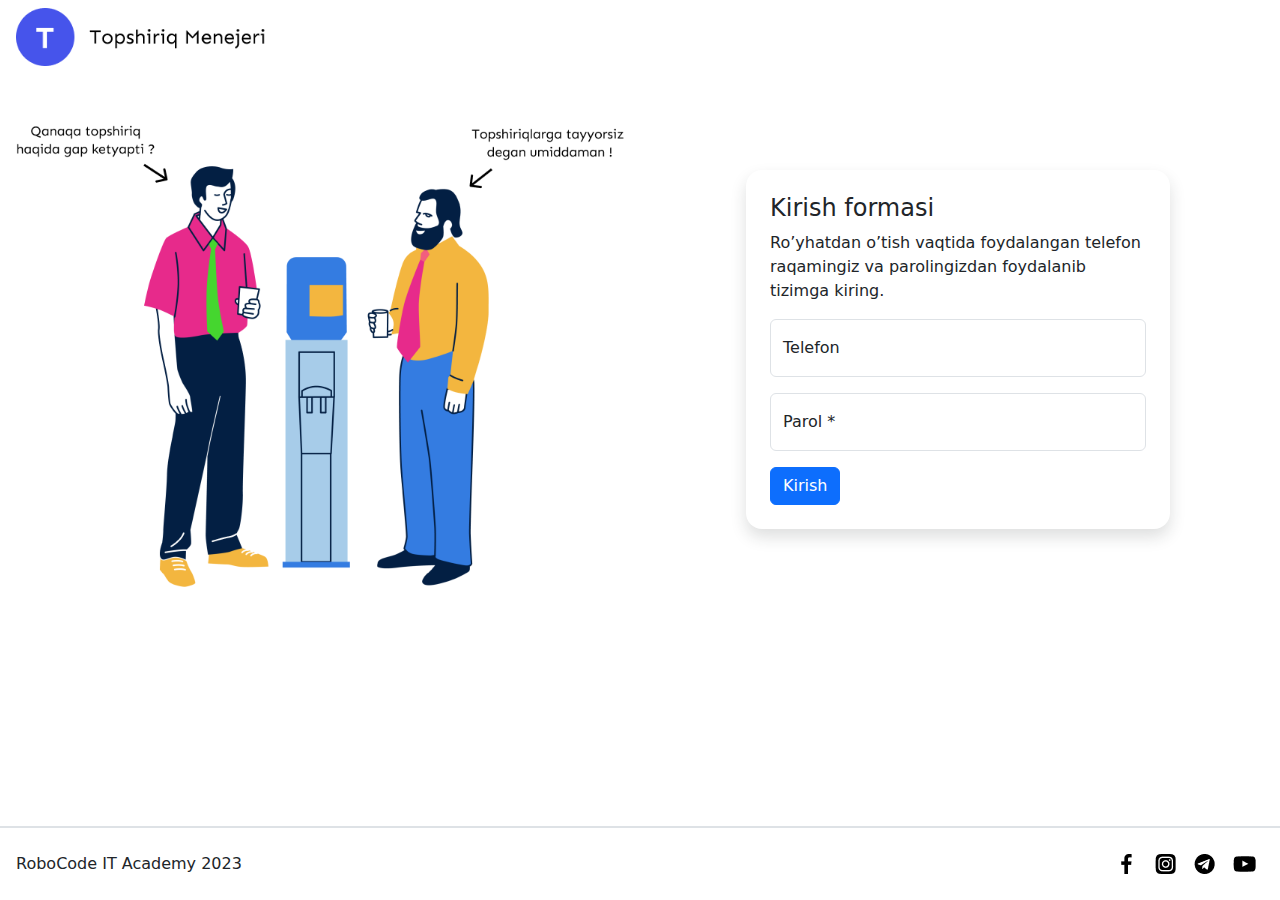
<file: author-pages/login.html>
<!DOCTYPE html>
<html lang="en" class="h-100">
	<head>
		<meta charset="UTF-8" />
		<meta http-equiv="X-UA-Compatible" content="IE=edge" />
		<meta name="viewport" content="width=device-width, initial-scale=1.0" />
		<link rel="stylesheet" href="../css/bootstrap.css" />
		<title>Login</title>
	</head>
	<body class="h-100 d-flex flex-column justify-content-between">
		<!-- Header- start -->
		<header class="py-2">
			<div class="container-fluid px-3">
				<div
					class="d-flex justify-content-between align-items-center flex-wrap flex-lg-nowrap"
				>
					<a href="../index.html">
						<img src="../images/logo.png" alt="Site logo" width="250" />
					</a>
					<div class="fs-5 ms-auto now-date-js">
						<span class="now-day-js"></span>
						<span class="now-hour-js fw-bold"></span>
						<span class="now-minute-js fw-bold"></span>
						<span class="now-second-js fw-bold"></span>
					</div>
				</div>
			</div>
		</header>

    <!-- Main start -->
    <main class="flex-grow-1 py-5">
      <div class="container-fluid px-3">
        <div class="row">
          <!-- Login img -->
          <div class="col-12 col-md-6">
            <img class="img-fluid" src="../images/login-image.png" alt="img">
          </div>
          <!-- Login form -->
          <div class="col-12 col-md-6 mt-5">
            <div class="row">
              <div class="col-11 col-sm-9 col-md-10 col-xl-8 mx-auto shadow rounded-4 p-4">
                <h2 class="fs-4">Kirish  formasi</h2>
                <p>Ro’yhatdan o’tish vaqtida foydalangan telefon raqamingiz va parolingizdan foydalanib tizimga kiring.</p>
                <form method="post">
                  <div class="form-floating mb-3">
                    <input type="tel" class="form-control" id="floatingInput" placeholder="Telefon" required>
                    <label for="floatingInput">Telefon</label>
                  </div>
                  <div class="form-floating mb-3">
                    <input type="password" class="form-control" id="floatingPassword" placeholder="Parol *" required>
                    <label for="floatingPassword">Parol *</label>
                  </div>
                  <button class="btn btn-primary" type="submit">Kirish</button>
                </form>
              </div>
            </div>
          </div>
        </div>
      </div>
    </main>

		<!-- Footer start -->
		<footer class="py-4 border-top border-2">
			<div class="container-fluid px-3">
				<div class="d-flex justify-content-between align-items-center">
					<span>RoboCode IT Academy 2023</span>

					<div class="icons d-flex align-items-center">
						<a class="text-decoration-none mx-2" href="#">
							<img src="../images/facebook-icon.png" alt="icon" />
						</a>
						<a class="text-decoration-none mx-2" href="#">
							<img src="../images/instagram-icon.png" alt="icon" />
						</a>
						<a class="text-decoration-none mx-2" href="#">
							<img src="../images/telegram-icon.png" alt="icon" />
						</a>
						<a class="text-decoration-none mx-2" href="#">
							<img src="../images/youtube-icon.png" alt="icon" />
						</a>
					</div>
				</div>
			</div>
		</footer>

		<!-- Scripts -->
		<script src="../js/bootstrap.bundle.min.js"></script>
		<script src="../js/main.js"></script>
	</body>
</html>
</file>
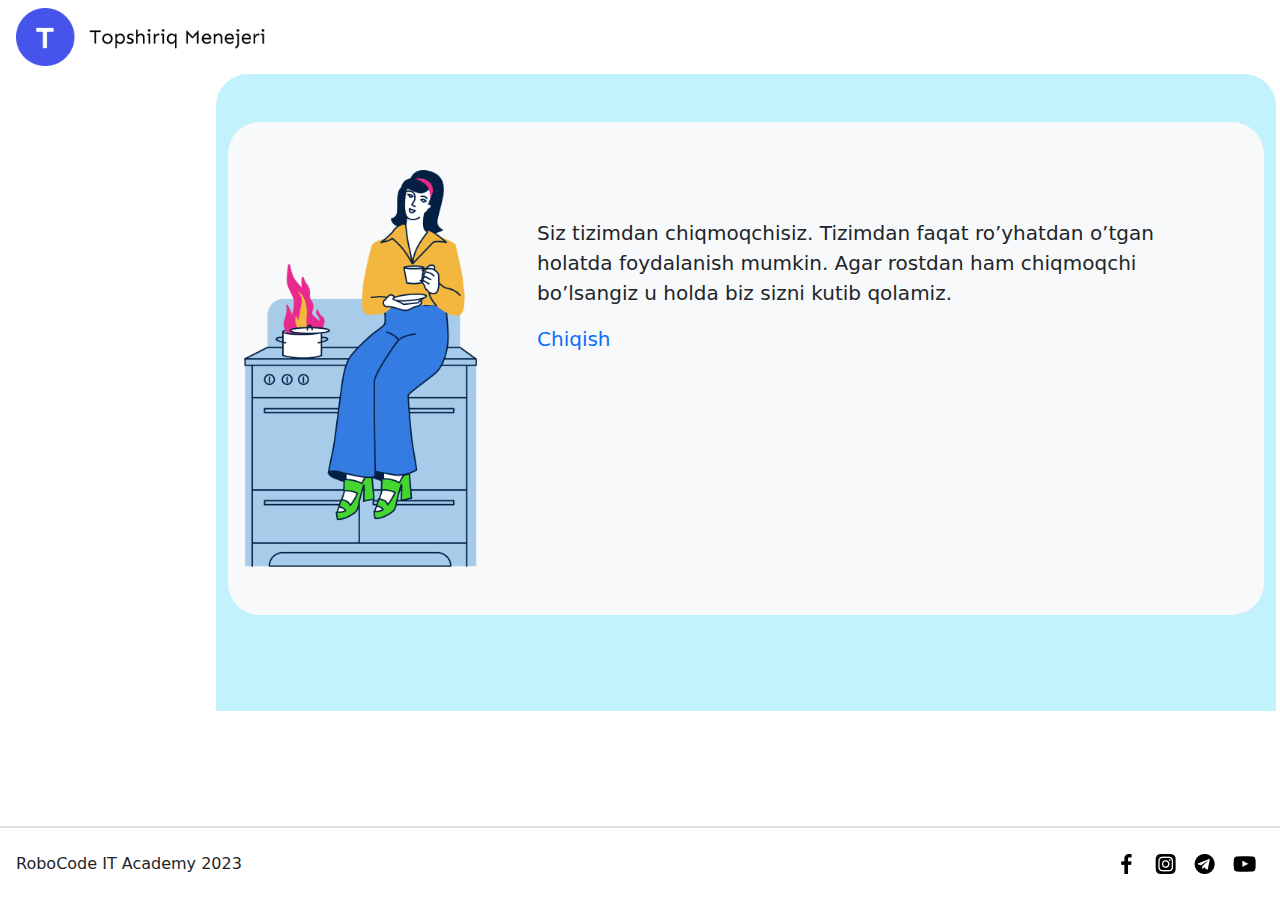
<file: author-pages/logout.html>
<!DOCTYPE html>
<html lang="en" class="h-100">
	<head>
		<meta charset="UTF-8" />
		<meta http-equiv="X-UA-Compatible" content="IE=edge" />
		<meta name="viewport" content="width=device-width, initial-scale=1.0" />
		<link rel="stylesheet" href="../css/bootstrap.css" />
		<title>Logout</title>
	</head>
	<body class="h-100 d-flex flex-column justify-content-between">
		<!-- Header- start -->
		<header class="py-2">
			<div class="container-fluid px-3">
				<div
					class="d-flex justify-content-between align-items-center flex-wrap flex-lg-nowrap"
				>
					<a href="../index.html">
						<img src="../images/logo.png" alt="Site logo" width="250" />
					</a>
					<div class="fs-5 ms-auto now-date-js">
						<span class="now-day-js"></span>
						<span class="now-hour-js fw-bold"></span>
						<span class="now-minute-js fw-bold"></span>
						<span class="now-second-js fw-bold"></span>
					</div>
				</div>
			</div>
		</header>

		<!-- Main start -->
		<main class="flex-grow-1">
			<div class="container-fluid px-3">
				<div class="row">
					<div class="col-lg-2"></div>
					<div
						class="col-lg-10 bg-info bg-opacity-25 py-3 py-lg-5 rounded-top-5"
					>
						<div
							class="d-flex justify-content-around align-items-start bg-light rounded-5 px-3 py-3 py-lg-5 mb-5"
						>
							<div class="row flex-column flex-sm-row">
								<div class="col-6 col-sm-3">
									<img class="img-fluid" src="../images/logout-img.png" alt="img" />
								</div>
								<div class="col-12 col-sm-9 p-2 p-lg-5">
									<p class="fw-medium fs-5">
										Siz tizimdan chiqmoqchisiz. Tizimdan faqat ro’yhatdan o’tgan
										holatda foydalanish mumkin. Agar rostdan ham chiqmoqchi
										bo’lsangiz u holda biz sizni kutib qolamiz.
									</p>
									<a class="text-decoration-none fs-5 fw-medium" href="#"
										>Chiqish</a
									>
								</div>
							</div>
						</div>
					</div>
				</div>
			</div>
		</main>
		<!-- Footer start -->
		<footer class="py-4 border-top border-2">
			<div class="container-fluid px-3">
				<div class="d-flex justify-content-between align-items-center">
					<span>RoboCode IT Academy 2023</span>

					<div class="icons d-flex align-items-center">
						<a class="text-decoration-none mx-2" href="#">
							<img src="../images/facebook-icon.png" alt="icon" />
						</a>
						<a class="text-decoration-none mx-2" href="#">
							<img src="../images/instagram-icon.png" alt="icon" />
						</a>
						<a class="text-decoration-none mx-2" href="#">
							<img src="../images/telegram-icon.png" alt="icon" />
						</a>
						<a class="text-decoration-none mx-2" href="#">
							<img src="../images/youtube-icon.png" alt="icon" />
						</a>
					</div>
				</div>
			</div>
		</footer>

		<!-- Scripts -->
		<script src="../js/bootstrap.bundle.min.js"></script>
		<script src="../js/main.js"></script>
	</body>
</html>
</file>
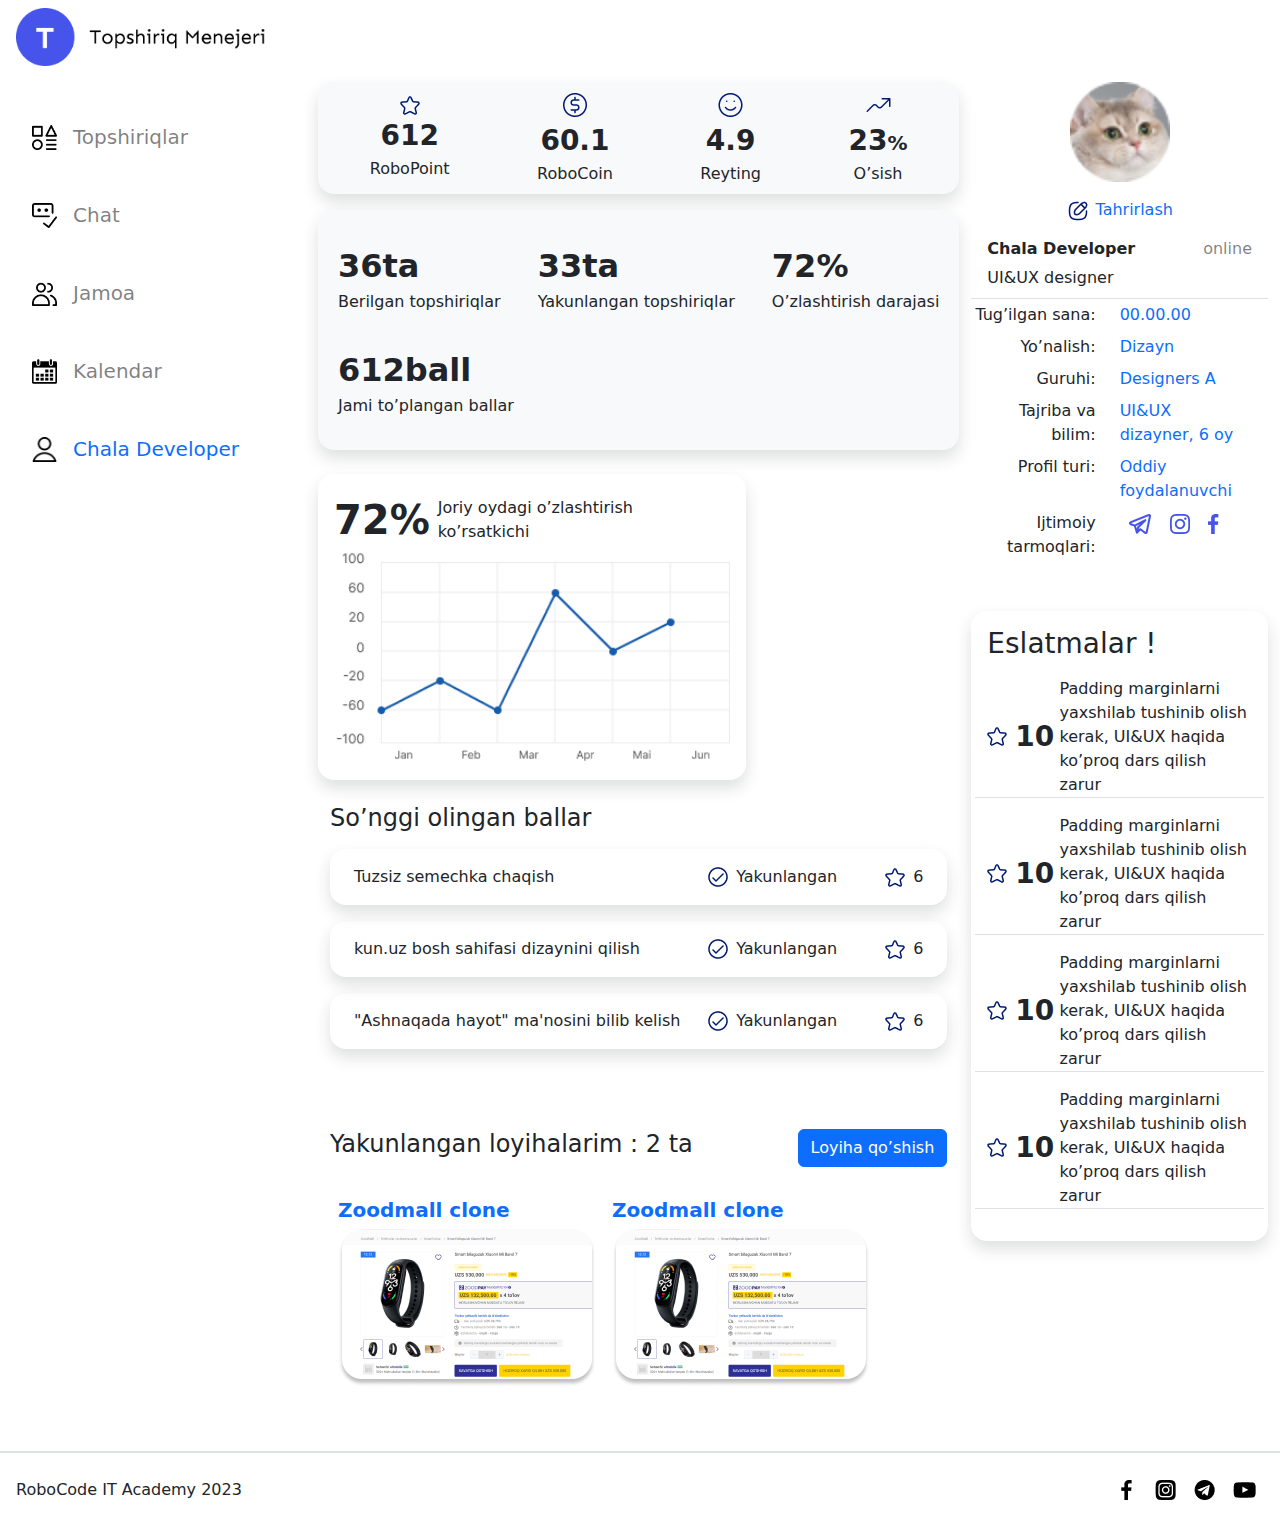
<file: author-pages/profile.html>
<!DOCTYPE html>
<html lang="en" class="h-100">
	<head>
		<meta charset="UTF-8" />
		<meta http-equiv="X-UA-Compatible" content="IE=edge" />
		<meta name="viewport" content="width=device-width, initial-scale=1.0" />
		<link rel="stylesheet" href="../css/bootstrap.css" />
		<title>Profile</title>
	</head>
	<body class="h-100 d-flex flex-column justify-content-between">
		<!-- Header- start -->
		<header class="py-2">
			<div class="container-fluid px-3">
				<div
					class="d-flex justify-content-between align-items-center flex-wrap flex-lg-nowrap"
				>
					<a href="../index.html">
						<img src="../images/logo.png" alt="Site logo" width="250" />
					</a>
					<div class="fs-5 ms-auto now-date-js">
						<span class="now-day-js"></span>
						<span class="now-hour-js fw-bold"></span>
						<span class="now-minute-js fw-bold"></span>
						<span class="now-second-js fw-bold"></span>
					</div>
				</div>
			</div>
		</header>

		<!-- Main start -->
		<main class="flex-grow-1 mb-5">
			<div class="container-fluid px-3">
				<!-- Navigation bar va info qismini o'rab turuvchi -->
				<div class="row">
					<!-- Navigation bar -->
					<div
						class="col-12 col-md-3 d-flex d-md-block flex-wrap justify-content-between"
					>
						<a
							class="d-flex align-items-center my-2 my-md-5 px-3 text-decoration-none text-black-50"
							href="../index.html"
						>
							<img src="../images/topshiriq-icon.png" alt="icon" width="25" />
							<span class="fs-5 mx-3">Topshiriqlar</span>
						</a>
						<a
							class="d-flex align-items-center my-2 my-md-5 px-3 text-decoration-none text-black-50"
							href="../chat.html"
						>
							<img src="../images/chat-icon.png" alt="icon" width="25" />
							<span class="fs-5 mx-3">Chat</span>
						</a>
						<a
							class="d-flex align-items-center my-2 my-md-5 px-3 text-decoration-none text-black-50"
							href="../task-detail.html"
						>
							<img src="../images/jamoa-icon.png" alt="icon" width="25" />
							<span class="fs-5 mx-3">Jamoa</span>
						</a>
						<a
							class="d-flex align-items-center my-2 my-md-5 px-3 text-decoration-none text-black-50"
							href="../calendar.html"
						>
							<img src="../images/calendar-icon.png" alt="icon" width="25" />
							<span class="fs-5 mx-3">Kalendar</span>
						</a>
						<a
							class="d-flex align-items-center my-2 my-md-5 px-3 text-decoration-none text-primary fw-medium"
							href="./profile.html"
						>
							<img src="../images/user-icon.png" alt="icon" width="25" />
							<span class="fs-5 mx-3">Chala Developer</span>
						</a>
					</div>

					<!-- Info bo'limi -->
					<div class="col-12 col-md-9 p-2">
						<div class="row flex-column-reverse flex-xl-row">
							<div class="col-12 col-xl-8">
								<div class="row">
									<div
										class="p-2 rounded-4 d-flex justify-content-around align-items-center shadow bg-body-tertiary"
									>
										<!--  -->
										<div class="d-flex flex-column align-items-center">
											<img src="../images/star.png" alt="icon" />
											<b class="fs-3">612</b>
											<p class="m-0">RoboPoint</p>
										</div>
										<!--  -->
										<div class="d-flex flex-column align-items-center">
											<img src="../images/coin-icon.png" alt="icon" />
											<b class="fs-3">60.1</b>
											<p class="m-0">RoboCoin</p>
										</div>
										<!--  -->
										<div class="d-flex flex-column align-items-center">
											<img src="../images/emote-smile.png" alt="icon" />
											<b class="fs-3">4.9</b>
											<p class="m-0">Reyting</p>
										</div>
										<!--  -->
										<div class="d-flex flex-column align-items-center">
											<img src="../images/trending-up.png" alt="icon" />
											<b class="fs-3">23<span class="fs-5">%</span></b>
											<p class="m-0">O’sish</p>
										</div>
										<!--  -->
									</div>
									<!-- ========================== -->
									<div
										class="col-12 d-flex justify-content-between align-items-center flex-wrap shadow bg-body-tertiary rounded-4 p-3 my-3"
									>
										<div class="my-3 mx-1">
											<b class="fs-2">36ta</b>
											<p class="m-0">Berilgan topshiriqlar</p>
										</div>
										<div class="my-3 mx-1">
											<b class="fs-2">33ta</b>
											<p class="m-0">Yakunlangan topshiriqlar</p>
										</div>
										<div class="my-3 mx-1">
											<b class="fs-2">72%</b>
											<p class="m-0">O’zlashtirish darajasi</p>
										</div>
										<div class="my-3 mx-1">
											<b class="fs-2">612ball</b>
											<p class="m-0">Jami to’plangan ballar</p>
										</div>
									</div>
									<!-- ========================== -->
									<div class="col-8 shadow rounded-4 my-2 p-3">
										<div class="d-flex align-items-center">
											<b class="fs-1">72%</b>
											<p class="m-0 ms-2">
												Joriy oydagi o’zlashtirish ko’rsatkichi
											</p>
										</div>
										<img class="w-100" src="../images/chart.png" alt="img" />
									</div>
									<!-- ========================== -->

									<!-- So'ngi olingan ballar -->
									<div class="mt-3">
										<h2 class="fs-4">So’nggi olingan ballar</h2>

										<div>
											<!-- ======================= -->
											<div
												class="d-flex justify-content-between align-items-center flex-wrap shadow px-4 py-2 rounded-4 my-3"
											>
												<p class="m-0 py-2">Tuzsiz semechka chaqish</p>
												<div class="d-flex">
													<div
														class="d-flex justify-content-between align-items-center"
													>
														<img
															src="../images/correct-icon-mini.png"
															alt="icon"
														/>
														<span class="ms-2">Yakunlangan</span>
													</div>
													<div
														class="d-flex justify-content-between align-items-center ms-5"
													>
														<img src="../images/star.png" alt="icon" />
														<span class="ms-2">6</span>
													</div>
												</div>
											</div>
											<!-- ======================= -->
											<div
												class="d-flex justify-content-between align-items-center flex-wrap shadow px-4 py-2 rounded-4 my-3"
											>
												<p class="m-0 py-2">
													kun.uz bosh sahifasi dizaynini qilish
												</p>
												<div class="d-flex">
													<div
														class="d-flex justify-content-between align-items-center"
													>
														<img
															src="../images/correct-icon-mini.png"
															alt="icon"
														/>
														<span class="ms-2">Yakunlangan</span>
													</div>
													<div
														class="d-flex justify-content-between align-items-center ms-5"
													>
														<img src="../images/star.png" alt="icon" />
														<span class="ms-2">6</span>
													</div>
												</div>
											</div>
											<!-- ======================= -->
											<div
												class="d-flex justify-content-between align-items-center flex-wrap shadow px-4 py-2 rounded-4 my-3"
											>
												<p class="m-0 py-2">
													"Ashnaqada hayot" ma'nosini bilib kelish
												</p>
												<div class="d-flex">
													<div
														class="d-flex justify-content-between align-items-center"
													>
														<img
															src="../images/correct-icon-mini.png"
															alt="icon"
														/>
														<span class="ms-2">Yakunlangan</span>
													</div>
													<div
														class="d-flex justify-content-between align-items-center ms-5"
													>
														<img src="../images/star.png" alt="icon" />
														<span class="ms-2">6</span>
													</div>
												</div>
											</div>
											<!-- ======================= -->
										</div>
									</div>
									<!-- ========================== -->

									<!-- Yakunlangan loyihalar -->
									<div class="mt-5">
										<div
											class="d-flex justify-content-between align-items-center flex-wrap"
										>
											<h2 class="fs-4 me-3">
												Yakunlangan loyihalarim : <span>2</span> ta
											</h2>
											<button
												class="btn btn-primary my-3"
												data-bs-toggle="modal"
												data-bs-target="#exampleModal"
											>
												Loyiha qo’shish
											</button>
										</div>

										<div class="d-flex flex-wrap">
											<div class="d-flex flex-column align-items-start m-2">
												<a
													class="text-decoration-none fs-5 fw-bold my-1"
													href="#"
													>Zoodmall clone</a
												>
												<img src="../images/zoodmal.png" alt="img" />
											</div>

											<div class="d-flex flex-column align-items-start m-2">
												<a
													class="text-decoration-none fs-5 fw-bold my-1"
													href="#"
													>Zoodmall clone</a
												>
												<img src="../images/zoodmal.png" alt="img" />
											</div>
										</div>
									</div>
								</div>
							</div>

							<!-- Account box -->
							<div class="col-12 col-xl-4 mb-4 mb-xl-0">
								<!-- =====Edit and profile img====== -->
								<div class="border-bottom px-3">
									<div class="d-flex flex-column align-items-center">
										<img src="../images/harry.png" alt="img" width="100" />
										<a
											class="text-decoration-none fw-medium text-primary mt-3"
											href="#"
											data-bs-toggle="modal"
											data-bs-target="#editModal"
										>
											<img src="../images/edit-icon.png" alt="icon" />
											<span>Tahrirlash</span>
										</a>
									</div>

									<h2 class="fs-6 m-0 mt-3 d-flex justify-content-between">
										<b>Chala Developer</b>
										<span class="text-black-50">online</span>
									</h2>
									<p class="m-0 py-2">UI&UX designer</p>
								</div>
								<!-- =====Info====== -->
								<div class="row">
									<div class="row">
										<div class="col-6 text-end">
											<p class="m-0 my-1">Tug’ilgan sana:</p>
										</div>
										<div class="col-6">
											<p class="m-0 my-1 text-primary">00.00.00</p>
										</div>
									</div>

									<div class="row">
										<div class="col-6 text-end">
											<p class="m-0 my-1">Yo’nalish:</p>
										</div>
										<div class="col-6">
											<p class="m-0 my-1 text-primary">Dizayn</p>
										</div>
									</div>

									<div class="row">
										<div class="col-6 text-end">
											<p class="m-0 my-1">Guruhi:</p>
										</div>
										<div class="col-6">
											<p class="m-0 my-1 text-primary">Designers A</p>
										</div>
									</div>

									<div class="row">
										<div class="col-6 text-end">
											<p class="m-0 my-1">Tajriba va bilim:</p>
										</div>
										<div class="col-6">
											<p class="m-0 my-1 text-primary">UI&UX dizayner, 6 oy</p>
										</div>
									</div>

									<div class="row">
										<div class="col-6 text-end">
											<p class="m-0 my-1">Profil turi:</p>
										</div>
										<div class="col-6">
											<p class="m-0 my-1 text-primary">Oddiy foydalanuvchi</p>
										</div>
									</div>

									<div class="row">
										<div class="col-6 text-end">
											<p class="m-0 my-1">Ijtimoiy tarmoqlari:</p>
										</div>
										<div class="col-6">
											<p class="m-0 my-1 d-flex align-items-center">
												<a class="mx-2" href="#"
													><img src="../images/telegram-primary.png" alt="icon"
												/></a>
												<a class="mx-2" href="#"
													><img
														src="../images/instagram-primary.png"
														alt="icon"
												/></a>
												<a class="mx-2" href="#"
													><img src="../images/facebook-primary.png" alt="icon"
												/></a>
											</p>
										</div>
									</div>
								</div>
								<!-- =====Tasks====== -->
								<div class="p-3 mt-5 shadow rounded-4">
									<h3>Eslatmalar !</h3>
									<div class="row my-3 border-bottom">
										<div class="col-sm-2 col-xl-3 d-flex align-items-center">
											<img src="../images/star.png" alt="icon" />
											<b class="fs-3 ms-2">10</b>
										</div>
										<div class="col-sm-10 col-xl-9">
											<p class="m-0">
												Padding marginlarni yaxshilab tushinib olish kerak,
												UI&UX haqida ko’proq dars qilish zarur
											</p>
										</div>
									</div>

									<div class="row my-3 border-bottom">
										<div class="col-sm-2 col-xl-3 d-flex align-items-center">
											<img src="../images/star.png" alt="icon" />
											<b class="fs-3 ms-2">10</b>
										</div>
										<div class="col-sm-10 col-xl-9">
											<p class="m-0">
												Padding marginlarni yaxshilab tushinib olish kerak,
												UI&UX haqida ko’proq dars qilish zarur
											</p>
										</div>
									</div>

									<div class="row my-3 border-bottom">
										<div class="col-sm-2 col-xl-3 d-flex align-items-center">
											<img src="../images/star.png" alt="icon" />
											<b class="fs-3 ms-2">10</b>
										</div>
										<div class="col-sm-10 col-xl-9">
											<p class="m-0">
												Padding marginlarni yaxshilab tushinib olish kerak,
												UI&UX haqida ko’proq dars qilish zarur
											</p>
										</div>
									</div>

									<div class="row my-3 border-bottom">
										<div class="col-sm-2 col-xl-3 d-flex align-items-center">
											<img src="../images/star.png" alt="icon" />
											<b class="fs-3 ms-2">10</b>
										</div>
										<div class="col-sm-10 col-xl-9">
											<p class="m-0">
												Padding marginlarni yaxshilab tushinib olish kerak,
												UI&UX haqida ko’proq dars qilish zarur
											</p>
										</div>
									</div>
								</div>
							</div>
						</div>
					</div>
				</div>
			</div>
		</main>

		<!-- Footer start -->
		<footer class="py-4 border-top border-2">
			<div class="container-fluid px-3">
				<div class="d-flex justify-content-between align-items-center">
					<span>RoboCode IT Academy 2023</span>

					<div class="icons d-flex align-items-center">
						<a class="text-decoration-none mx-2" href="#">
							<img src="../images/facebook-icon.png" alt="icon" />
						</a>
						<a class="text-decoration-none mx-2" href="#">
							<img src="../images/instagram-icon.png" alt="icon" />
						</a>
						<a class="text-decoration-none mx-2" href="#">
							<img src="../images/telegram-icon.png" alt="icon" />
						</a>
						<a class="text-decoration-none mx-2" href="#">
							<img src="../images/youtube-icon.png" alt="icon" />
						</a>
					</div>
				</div>
			</div>
		</footer>

		<!-- Modals -->
		<div
			class="modal fade"
			id="exampleModal"
			tabindex="-1"
			aria-labelledby="exampleModalLabel"
			aria-hidden="true"
		>
			<div class="modal-dialog">
				<div class="modal-content">
					<div class="modal-header flex-column text-center">
						<h1 class="modal-title fs-5" id="exampleModalLabel">
							Loyiha qo’shish formasi
						</h1>
						<p>
							Faqat 100% yakunlangan va serverga joylashtirilgan o’zining URL
							manziliga ega ishlarni qo’shish mumkin.
						</p>
					</div>
					<div class="modal-body">
						<form method="post" id="addProject">
							<input
								class="form-control p-3 my-3"
								type="text"
								placeholder="Loyiha nomi"
								required
							/>
							<input
								class="form-control p-3 my-3"
								type="text"
								placeholder="Link"
								required
							/>
						</form>
					</div>
					<div class="modal-footer">
						<button
							type="submit"
							form="addProject"
							class="btn btn-primary"
							data-bs-toggle="modal"
							data-bs-target="#staticBackdrop"
						>
							Qo’shish
						</button>
					</div>
				</div>
			</div>
		</div>
		<!-- ============================= -->

		<!-- Modal -->
		<div
			class="modal fade"
			id="staticBackdrop"
			data-bs-backdrop="static"
			data-bs-keyboard="false"
			tabindex="-1"
			aria-labelledby="staticBackdropLabel"
			aria-hidden="true"
		>
			<div class="modal-dialog">
				<div class="modal-content">
					<div class="modal-header">
						<h1 class="modal-title fs-5" id="staticBackdropLabel">
							Loyiha moderatorga yuborildi!
						</h1>
						<button
							type="button"
							class="btn-close"
							data-bs-dismiss="modal"
							aria-label="Close"
						></button>
					</div>
					<div class="modal-body">
						Moderator loyihani tekshirishi bilan loyiha sizning profilingizga
						qo’shiladi.
					</div>
				</div>
			</div>
		</div>

		<!-- Edit Modal -->
		<div
			class="modal fade"
			id="editModal"
			data-bs-backdrop="static"
			data-bs-keyboard="false"
			tabindex="-1"
			aria-labelledby="staticBackdropLabel"
			aria-hidden="true"
		>
			<div class="modal-dialog">
				<div class="modal-content">
					<div class="modal-header">
						<h1 class="modal-title fs-5" id="staticBackdropLabel">
							Tahrirlash formasi
						</h1>
						<button
							type="button"
							class="btn-close"
							data-bs-dismiss="modal"
							aria-label="Close"
						></button>
					</div>
					<div class="modal-body">
						<form method="post">
							<div class="form-floating my-2">
								<input type="text" class="form-control" id="floatingName" placeholder="Ism" required>
								<label for="floatingName">Ism</label>
							</div>
							<div class="form-floating my-2">
								<input type="text" class="form-control" id="floatingLastname" placeholder="Familya" required>
								<label for="floatingLastname">Familya</label>
							</div>
							<div class="form-floating my-2">
								<input type="date" class="form-control" id="floatingDate" placeholder="Tug’ilgan sana" required>
								<label class="py-2" for="floatingDate">Tug’ilgan sana</label>
							</div>
							<div class="form-floating my-2">
								<input type="file" class="form-control" id="floatingFile" placeholder="Rasm" required>
								<label class="py-2" for="floatingFile">Rasm</label>
							</div>
							<div class="form-floating my-2">
								<input type="text" class="form-control" id="floatingFacebook" placeholder="Facebook link" required>
								<label for="floatingFacebook">Facebook link</label>
							</div>
							<div class="form-floating my-2">
								<input type="text" class="form-control" id="floatingInstagram" placeholder="Instagram link" required>
								<label for="floatingInstagram">Instagram link</label>
							</div>
							<div class="form-floating my-2">
								<input type="text" class="form-control" id="floatingTelegram" placeholder="Telegram link" required>
								<label for="floatingTelegram">Telegram link</label>
							</div>
							<button class="btn btn-primary" type="submit">Saqlash</button>
						</form>
					</div>
				</div>
			</div>
		</div>
		<!-- Scripts -->
		<script src="../js/bootstrap.bundle.min.js"></script>
		<script src="../js/main.js"></script>
	</body>
</html>
</file>
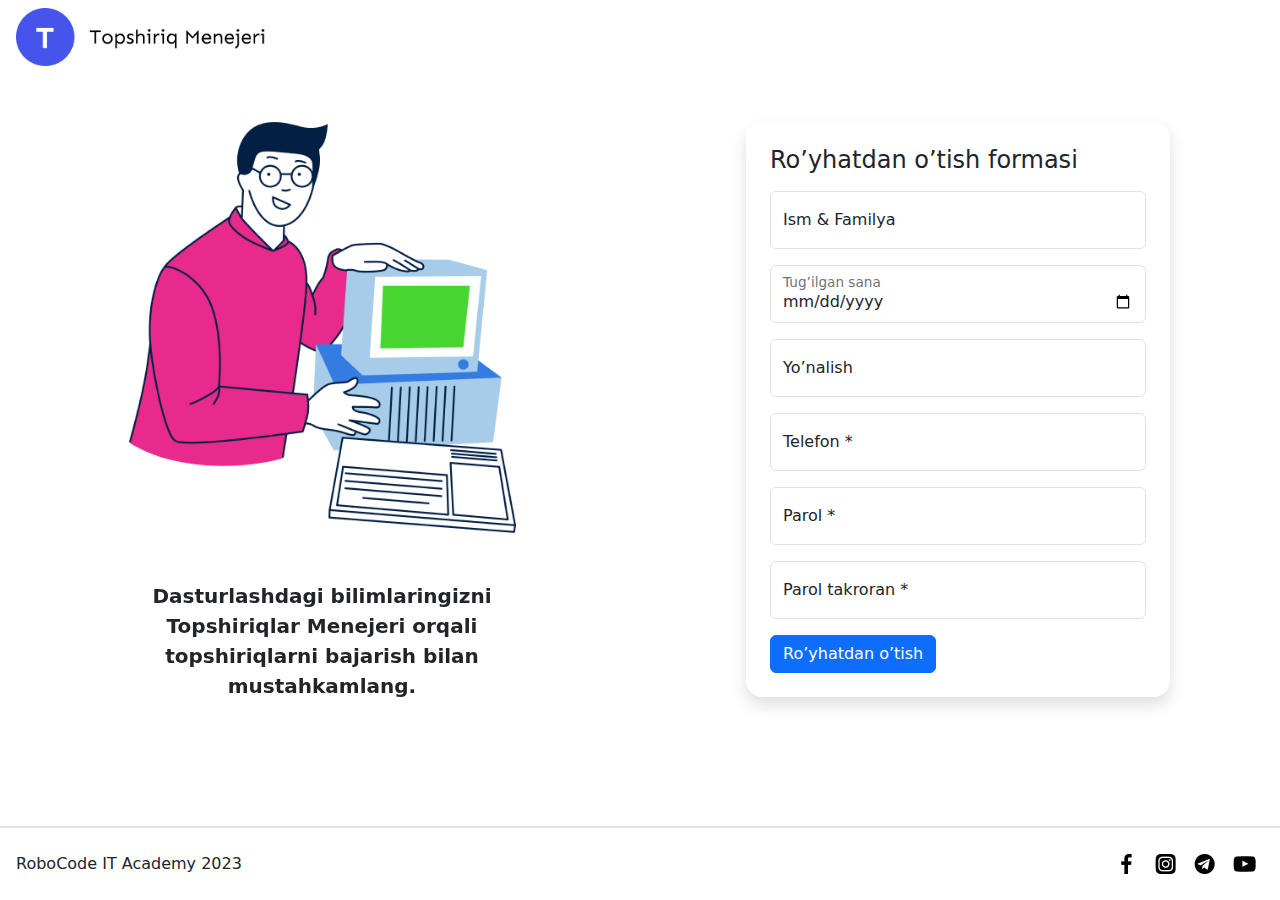
<file: author-pages/register.html>
<!DOCTYPE html>
<html lang="en" class="h-100">
<head>
  <meta charset="UTF-8">
  <meta http-equiv="X-UA-Compatible" content="IE=edge">
  <meta name="viewport" content="width=device-width, initial-scale=1.0">
  <link rel="stylesheet" href="../css/bootstrap.css">
  <title>Register</title>
</head>
<body class="h-100 d-flex flex-column justify-content-between">
  
  <!-- Header- start -->
  <header class="py-2">
        <div class="container-fluid px-3">
          <div
            class="d-flex justify-content-between align-items-center flex-wrap flex-lg-nowrap"
          >
            <a href="../index.html">
              <img src="../images/logo.png" alt="Site logo" width="250" />
            </a>
            <div class="fs-5 ms-auto now-date-js">
              <span class="now-day-js"></span>
              <span class="now-hour-js fw-bold"></span>
              <span class="now-minute-js fw-bold"></span>
              <span class="now-second-js fw-bold"></span>
            </div>
          </div>
        </div>
  </header>

  <!-- Main start -->
  <main class="flex-grow-1 py-5">
    <div class="container-fluid px-3">
      <div class="row">
        <!-- Carousel -->
        <div class="col-12 col-md-6">
          <div id="carouselExampleSlidesOnly" class="carousel slide" data-bs-ride="carousel">
            <div class="carousel-inner">
              <div class="carousel-item active">
                <div class="d-block w-100 text-center px-0 px-lg-5">
                  <img src="../images/register-img1.png" class="w-75" alt="img">
                  <p class="px-0 px-lg-5 fw-bold fs-5 pt-5">Dasturlashdagi bilimlaringizni Topshiriqlar Menejeri orqali topshiriqlarni bajarish bilan mustahkamlang.</p>
                </div>
              </div>
              <div class="carousel-item">
                <div class="d-block w-100 text-center px-0 px-lg-5">
                  <img src="../images/register-img2.png" class="w-75" alt="img">
                  <p class="px-0 px-lg-5 fw-bold fs-5 pt-5">Kreativ fikrlash , mantiqiy fikrlash  va to’qnash keladigan muammolarga yechim topishdagi ko’nikmalaringizni oshiring.</p>
                </div>
              </div>
              <div class="carousel-item">
                <div class="d-block w-100 text-center px-0 px-lg-5">
                  <img src="../images/register-img3.png" class="w-75" alt="img">
                  <p class="px-0 px-lg-5 fw-bold fs-5 pt-5">Bizning topshiriqlar fikrlash doirangizni kengaytiradi va siz oldin ko’rmagan narsalaringizni ham ko’ra boshlaysiz.</p>
                </div>
              </div>
            </div>
          </div>
        </div>

        <!-- Register box -->
        <div class="col-12 col-md-6">
          <div class="row">
            <div class="col-11 col-md-10 col-lg-8 col-xxl-6 shadow p-4 rounded-4 mx-auto">
              <h2 class="fs-4">Ro’yhatdan o’tish formasi </h2>
              <form method="post" autocomplete="off">
                <div class="form-floating my-3">
                  <input type="text" class="form-control" id="floatingInput" placeholder="Ism & Familya" required>
                  <label for="floatingInput">Ism & Familya</label>
                </div>
                <div class="form-floating my-3">
                  <input type="date" class="form-control" id="floatingPassword" placeholder="Tug’ilgan sana" required>
                  <label for="floatingPassword">Tug’ilgan sana</label>
                </div>
                <div class="form-floating my-3">
                  <input type="text" class="form-control" id="floatingInput" placeholder="Yo’nalish" required>
                  <label for="floatingInput">Yo’nalish</label>
                </div>
                <div class="form-floating my-3">
                  <input type="tel" class="form-control" id="floatingPassword" placeholder="Telefon *" required>
                  <label for="floatingPassword">Telefon *</label>
                </div>
                <div class="form-floating my-3">
                  <input type="password" class="form-control" id="floatingInput" placeholder="Parol *" required>
                  <label for="floatingInput">Parol *</label>
                </div>
                <div class="form-floating my-3">
                  <input type="password" class="form-control" id="floatingPassword" placeholder="Parol takroran *" required>
                  <label for="floatingPassword">Parol takroran *</label>
                </div>
                <button class="btn btn-primary" type="submit">Ro’yhatdan o’tish</button>
              </form>
            </div>
          </div>
        </div>
      </div>
    </div>
  </main>

	<!-- Footer start -->
	<footer class="py-4 border-top border-2">
			<div class="container-fluid px-3">
				<div class="d-flex justify-content-between align-items-center">
					<span>RoboCode IT Academy 2023</span>

					<div class="icons d-flex align-items-center">
						<a class="text-decoration-none mx-2" href="#">
							<img src="../images/facebook-icon.png" alt="icon" />
						</a>
						<a class="text-decoration-none mx-2" href="#">
							<img src="../images/instagram-icon.png" alt="icon" />
						</a>
						<a class="text-decoration-none mx-2" href="#">
							<img src="../images/telegram-icon.png" alt="icon" />
						</a>
						<a class="text-decoration-none mx-2" href="#">
							<img src="../images/youtube-icon.png" alt="icon" />
						</a>
					</div>
				</div>
			</div>
	</footer>

  <!-- Scripts -->
  <script src="../js/bootstrap.bundle.min.js"></script>
  <script src="../js/main.js"></script>
</body>
</html>
</file>
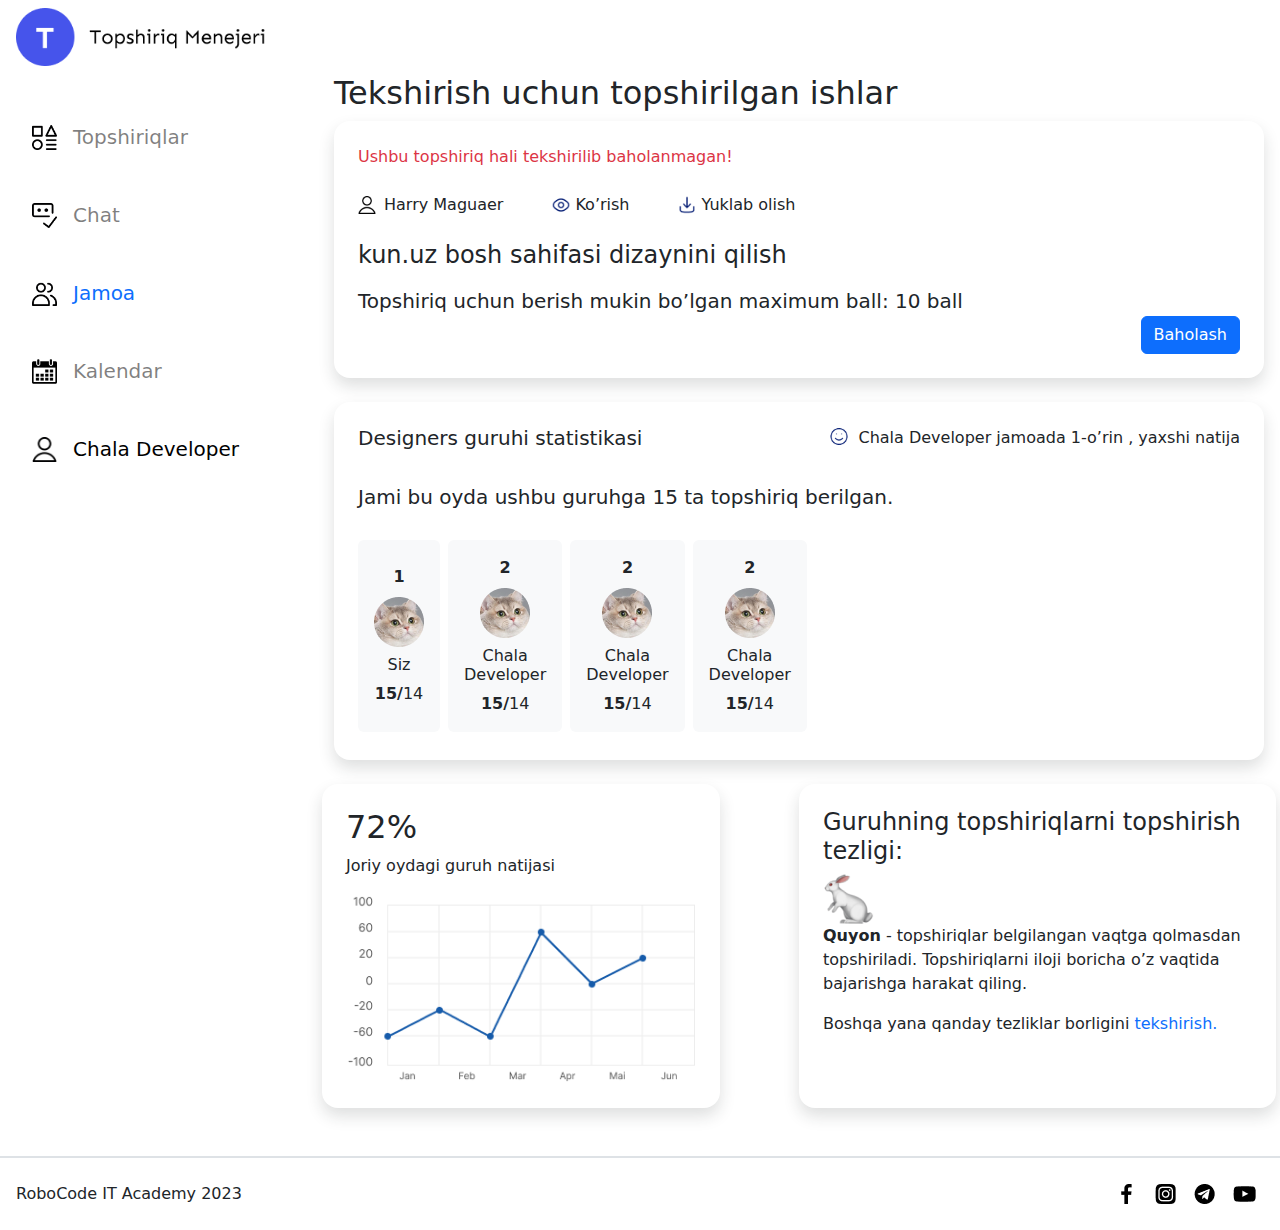
<file: if-user-true/groups-detail.html>
<!DOCTYPE html>
<html lang="en" class="h-100">
	<head>
		<meta charset="UTF-8" />
		<meta http-equiv="X-UA-Compatible" content="IE=edge" />
		<meta name="viewport" content="width=device-width, initial-scale=1.0" />
		<link rel="stylesheet" href="../css/bootstrap.css" />
		<title>Task detail</title>
	</head>
	<body class="h-100 d-flex flex-column justify-content-between">
		<!-- Header- start -->
		<header class="py-2">
			<div class="container-fluid px-3">
				<div
					class="d-flex justify-content-between align-items-center flex-wrap flex-lg-nowrap"
				>
					<a href="../index.html">
						<img src="../images/logo.png" alt="Site logo" width="250" />
					</a>
					<div class="fs-5 ms-auto now-date-js">
						<span class="now-day-js"></span>
						<span class="now-hour-js fw-bold"></span>
						<span class="now-minute-js fw-bold"></span>
						<span class="now-second-js fw-bold"></span>
					</div>
				</div>
			</div>
		</header>

		<!-- Main start -->
		<main class="flex-grow-1 mb-5">
			<div class="container-fluid px-3">
				<!-- Navigation bar va info qismini o'rab turuvchi -->
				<div class="row">
					<!-- Navigation bar -->
					<div
						class="col-12 col-md-3 d-flex d-md-block flex-wrap justify-content-between"
					>
						<a
							class="d-flex align-items-center my-2 my-md-5 px-3 text-decoration-none text-black-50"
							href="../index.html"
						>
							<img src="../images/topshiriq-icon.png" alt="icon" width="25" />
							<span class="fs-5 mx-3">Topshiriqlar</span>
						</a>
						<a
							class="d-flex align-items-center my-2 my-md-5 px-3 text-decoration-none text-black-50"
							href="../chat.html"
						>
							<img src="../images/chat-icon.png" alt="icon" width="25" />
							<span class="fs-5 mx-3">Chat</span>
						</a>
						<a
							class="d-flex align-items-center my-2 my-md-5 px-3 text-decoration-none text-primary"
							href="../task-detail.html"
						>
							<img src="../images/jamoa-icon.png" alt="icon" width="25" />
							<span class="fs-5 mx-3">Jamoa</span>
						</a>
						<a
							class="d-flex align-items-center my-2 my-md-5 px-3 text-decoration-none text-black-50"
							href="../calendar.html"
						>
							<img src="../images/calendar-icon.png" alt="icon" width="25" />
							<span class="fs-5 mx-3">Kalendar</span>
						</a>
						<a
							class="d-flex align-items-center my-2 my-md-5 px-3 text-decoration-none text-black fw-medium"
							href="../author-pages/profile.html"
						>
							<img src="../images/user-icon.png" alt="icon" width="25" />
							<span class="fs-5 mx-3">Chala Developer</span>
						</a>
					</div>

					<!-- Info bo'limi -->
					<div class="col-12 col-md-9 mt-4 mt-md-0">
						<h2>Tekshirish uchun topshirilgan ishlar</h2>
						<!-- Baholanmagan ishlar -->
						<div class="shadow rounded-4 p-4">
							<span class="text-danger"
								>Ushbu topshiriq hali tekshirilib baholanmagan!</span
							>
							<div class="d-flex flex-wrap my-3">
								<div class="d-flex align-items-center fs-6 fw-medium me-5 my-2">
									<img src="../images/user-icon.png" alt="img" width="18" />
									<span class="ms-2">Harry Maguaer</span>
								</div>
								<a
									class="text-decoration-none fs-6 text-dark fw-medium d-flex align-items-center me-5 my-2"
									href="#"
								>
									<img src="../images/eye-open.png" alt="img" width="20" />
									<span class="ms-1">Ko’rish</span>
								</a>
								<a
									class="text-decoration-none fs-6 text-dark fw-medium d-flex align-items-center my-2"
									href="#"
								>
									<img src="../images/download.png" alt="img" width="20" />
									<span class="ms-1">Yuklab olish</span>
								</a>
							</div>
							<h4>kun.uz bosh sahifasi dizaynini qilish</h4>
							<p class="m-0 mt-3 fs-5">
								Topshiriq uchun berish mukin bo’lgan maximum ball:
								<span class="fw-medium">10 ball</span>
							</p>
							<button
								class="btn btn-primary d-block ms-auto"
								data-bs-toggle="modal"
								data-bs-target="#rating"
							>
								Baholash
							</button>
						</div>

						<!-- Statistika -->
						<div class="shadow rounded-4 p-4 mt-4">
							<div class="d-flex justify-content-between flex-wrap">
								<h5>Designers guruhi statistikasi</h5>
								<div class="d-flex align-items-start">
									<img src="../images/emote-smile.png" alt="img" width="22" />
									<span class="ms-2"
										>Chala Developer jamoada 1-o’rin , yaxshi natija</span
									>
								</div>
							</div>
							<p class="fs-5 my-4">
								Jami bu oyda ushbu guruhga <span>15</span> ta topshiriq
								berilgan.
							</p>

							<div
								class="d-flex justify-content-center justify-content-sm-start flex-wrap"
							>
								<div
									class="d-flex justify-content-center align-items-center p-3 rounded me-2 flex-column text-center bg-light my-1"
								>
									<b class="fw-bold">1</b>
									<img class="my-2" src="../images/harry.png" alt="img" />
									<h6>Siz</h6>
									<p class="m-0"><span class="fw-bold">15/</span>14</p>
								</div>
								<div
									class="d-flex justify-content-center align-items-center p-3 rounded me-2 flex-column text-center bg-light my-1"
								>
									<b class="fw-bold">2</b>
									<img class="my-2" src="../images/harry.png" alt="img" />
									<h6>Chala <span class="d-block">Developer</span></h6>
									<p class="m-0"><span class="fw-bold">15/</span>14</p>
								</div>
								<div
									class="d-flex justify-content-center align-items-center p-3 rounded me-2 flex-column text-center bg-light my-1"
								>
									<b class="fw-bold">2</b>
									<img class="my-2" src="../images/harry.png" alt="img" />
									<h6>Chala <span class="d-block">Developer</span></h6>
									<p class="m-0"><span class="fw-bold">15/</span>14</p>
								</div>
								<div
									class="d-flex justify-content-center align-items-center p-3 rounded me-2 flex-column text-center bg-light my-1"
								>
									<b class="fw-bold">2</b>
									<img class="my-2" src="../images/harry.png" alt="img" />
									<h6>Chala <span class="d-block">Developer</span></h6>
									<p class="m-0"><span class="fw-bold">15/</span>14</p>
								</div>
							</div>
						</div>

						<div class="row justify-content-between mt-4">
							<div class="col-12 col-md-5 shadow rounded-4 mt-4 mt-md-0 p-4">
								<h2>72%</h2>
								<p>Joriy oydagi guruh natijasi</p>
								<img class="img-fluid" src="../images/chart.png" alt="img" />
							</div>
							<div class="col-12 col-md-6 shadow rounded-4 mt-4 mt-md-0 p-4">
								<h4>Guruhning topshiriqlarni topshirish tezligi:</h4>
								<img src="../images/rabbit.png" alt="img" />
								<p>
									<span class="fw-bold">Quyon</span> - topshiriqlar belgilangan
									vaqtga qolmasdan topshiriladi. Topshiriqlarni iloji boricha
									o’z vaqtida bajarishga harakat qiling.
								</p>
								<p>
									Boshqa yana qanday tezliklar borligini
									<a
										class="text-decoration-none fw-medium"
										href="#"
										data-bs-toggle="modal"
										data-bs-target="#all-speed"
										>tekshirish.</a
									>
								</p>
							</div>
						</div>
					</div>
				</div>
			</div>
		</main>

		<!-- Footer start -->
		<footer class="py-4 border-top border-2">
			<div class="container-fluid px-3">
				<div class="d-flex justify-content-between align-items-center">
					<span>RoboCode IT Academy 2023</span>

					<div class="icons d-flex align-items-center">
						<a class="text-decoration-none mx-2" href="#">
							<img src="../images/facebook-icon.png" alt="icon" />
						</a>
						<a class="text-decoration-none mx-2" href="#">
							<img src="../images/instagram-icon.png" alt="icon" />
						</a>
						<a class="text-decoration-none mx-2" href="#">
							<img src="../images/telegram-icon.png" alt="icon" />
						</a>
						<a class="text-decoration-none mx-2" href="#">
							<img src="../images/youtube-icon.png" alt="icon" />
						</a>
					</div>
				</div>
			</div>
		</footer>

		<!-- Baholash modal -->
		<div
			class="modal fade"
			id="rating"
			data-bs-backdrop="static"
			data-bs-keyboard="false"
			tabindex="-1"
			aria-labelledby="staticBackdropLabel"
			aria-hidden="true"
		>
			<div class="modal-dialog">
				<div class="modal-content">
					<div class="modal-header align-items-start">
						<div>
							<h3 class="modal-title fs-4" id="staticBackdropLabel">
								Baholash formasi
							</h3>
							<p class="m-0">
								Topshiriqni to’liq tekshirmagunizga qadar uni baholamang!
							</p>
						</div>

						<button
							type="button"
							class="btn-close"
							data-bs-dismiss="modal"
							aria-label="Close"
						></button>
					</div>
					<div class="modal-body">
						<form method="post">
							<input
								class="form-control"
								type="number"
								placeholder="ball"
								required
							/>
							<textarea
								class="form-control mt-3"
								cols="10"
								rows="5"
								placeholder="Topshiriq yuzasidan tushuntirish"
							></textarea>
							<button class="btn btn-primary mt-3" type="submit" data-bs-toggle="modal"
              data-bs-target="#success">
								Baholash
							</button>
						</form>
					</div>
				</div>
			</div>
		</div>

		<!-- Info modal -->
		<div
			class="modal fade"
			id="success"
			data-bs-backdrop="static"
			data-bs-keyboard="false"
			tabindex="-1"
			aria-labelledby="staticBackdropLabel"
			aria-hidden="true"
		>
			<div class="modal-dialog">
				<div class="modal-content">
					<div class="modal-header border-0">
						<h1 class="modal-title fs-5" id="staticBackdropLabel">
							<span class="fw-bold">Harry Maguaer</span> uchun ball berildi !
						</h1>
						<button
							type="button"
							class="btn-close"
							data-bs-dismiss="modal"
							aria-label="Close"
						></button>
					</div>
				</div>
			</div>
		</div>

		<!-- Modal -->
		<div
			class="modal fade"
			id="all-speed"
			tabindex="-1"
			aria-labelledby="exampleModalLabel"
			aria-hidden="true"
		>
			<div class="modal-dialog">
				<div class="modal-content">
					<div class="modal-header align-items-start">
						<h4 class="modal-title fs-5" id="exampleModalLabel">
							Qanday topshiriqlarni bajarish tezliklari bor deysizmi ?
						</h4>
						<button
							type="button"
							class="btn-close"
							data-bs-dismiss="modal"
							aria-label="Close"
						></button>
					</div>
					<div class="modal-body p-0">
						<div class="d-flex align-items-start border-bottom px-3 py-2">
							<img src="../images/snail.png" alt="snail img" width="40" />
							<p class="m-0 ms-3">
								<span class="fw-bold">Shilliqurt</span> - topshiriqlar
								belgilangan vaqtidan o’tib ketib keyin topshiriladi.
							</p>
						</div>
						<div class="d-flex align-items-start border-bottom px-3 py-2">
							<img src="../images/turtle.png" alt="turtle img" width="40" />
							<p class="m-0 ms-3">
								<span class="fw-bold">Toshbaqa</span> - topshiriqlarni
								aksariyati belgilangan vaqt oxirida topshiriladi.
							</p>
						</div>
						<div class="d-flex align-items-start border-bottom px-3 py-2">
							<img src="../images/rabbit.png" alt="rabbit img" width="40" />
							<p class="m-0 ms-3">
								<span class="fw-bold">Quyon</span> - topshiriqlar belgilangan
								vaqtga qolmasdan topshiriladi.
							</p>
						</div>
						<div class="d-flex align-items-start px-3 py-2">
							<img src="../images/leopard.png" alt="leapard img" width="40" />
							<p class="m-0 ms-3">
								<span class="fw-bold">Gepard</span> - topshiriqlar berilganidan
								keyinoq tezlikda topshiriladi.
							</p>
						</div>
					</div>
				</div>
			</div>
		</div>
		<!-- Scripts -->
		<script src="../js/bootstrap.bundle.min.js"></script>
		<script src="../js/main.js"></script>
	</body>
</html>
</file>
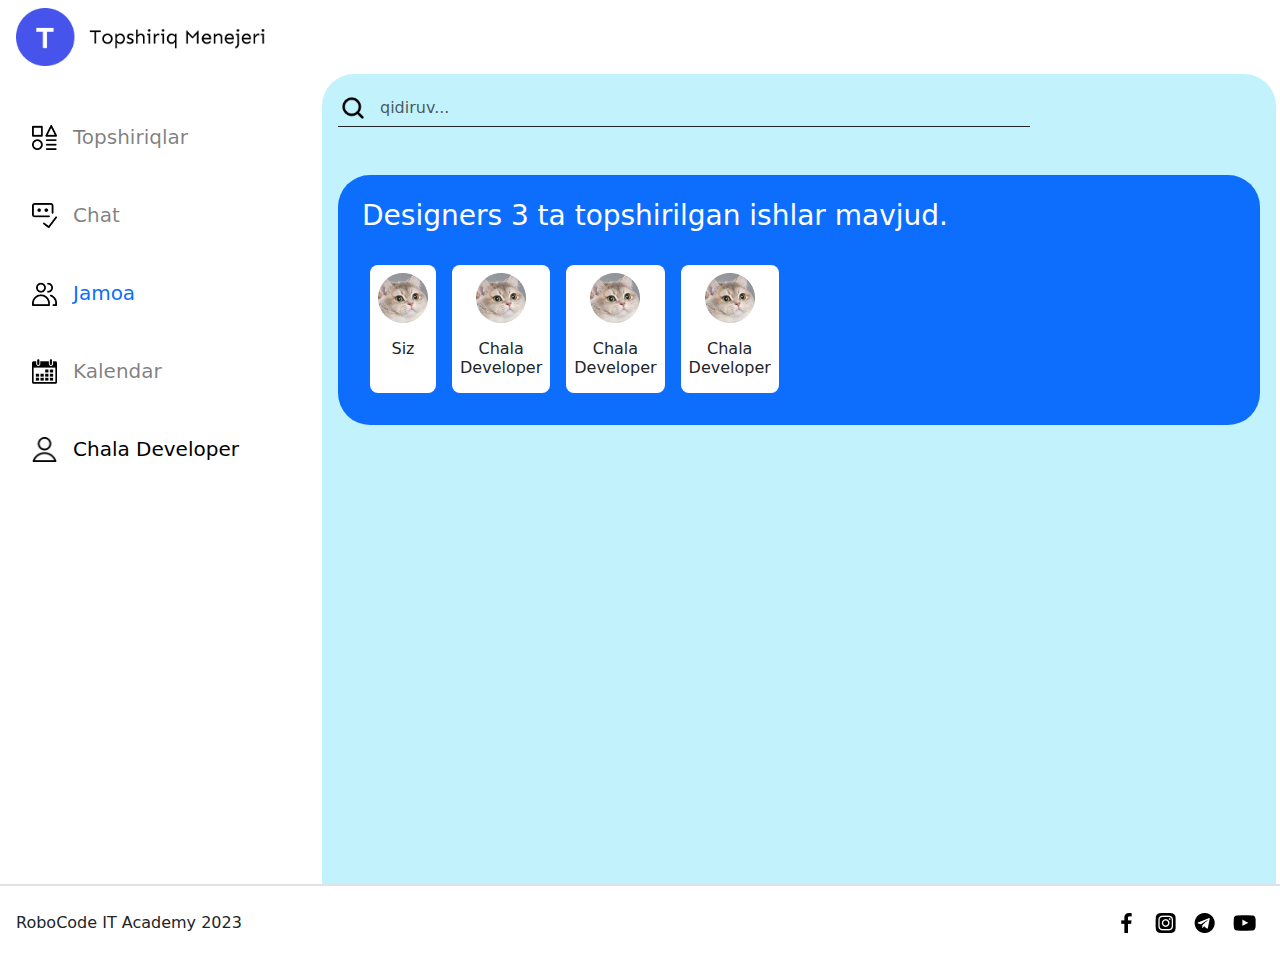
<file: if-user-true/groups.html>
<!DOCTYPE html>
<html lang="en" class="h-100">
	<head>
		<meta charset="UTF-8" />
		<meta http-equiv="X-UA-Compatible" content="IE=edge" />
		<meta name="viewport" content="width=device-width, initial-scale=1.0" />
		<link rel="stylesheet" href="../css/bootstrap.css" />
		<title>Groups</title>
	</head>
	<body class="h-100 d-flex flex-column justify-content-between">
		<!-- Header start -->
		<header class="py-2">
			<div class="container-fluid px-3">
				<div
					class="d-flex justify-content-between align-items-center flex-wrap flex-lg-nowrap"
				>
					<a href="../index.html">
						<img src="../images/logo.png" alt="Site logo" width="250" />
					</a>
					<div class="fs-5 ms-auto now-date-js">
						<span class="now-day-js"></span>
						<span class="now-hour-js fw-bold"></span>
						<span class="now-minute-js fw-bold"></span>
						<span class="now-second-js fw-bold"></span>
					</div>
				</div>
			</div>
		</header>
		<!-- Header end -->
		<!-- Main start -->
		<main class="flex-grow-1">
			<div class="container-fluid px-3">
				<!-- Navigation bar va info qismini o'rab turuvchi -->
				<div class="row h-100">
					<!-- Navigation bar -->
					<div
						class="col-12 col-md-3 d-flex d-md-block flex-wrap justify-content-between"
					>
						<a
							class="d-flex align-items-center my-2 my-md-5 px-3 text-decoration-none text-black-50"
							href="../index.html"
						>
							<img src="../images/topshiriq-icon.png" alt="icon" width="25" />
							<span class="fs-5 mx-3">Topshiriqlar</span>
						</a>
						<a
							class="d-flex align-items-center my-2 my-md-5 px-3 text-decoration-none text-black-50"
							href="../chat.html"
						>
							<img src="../images/chat-icon.png" alt="icon" width="25" />
							<span class="fs-5 mx-3">Chat</span>
						</a>
						<a
							class="d-flex align-items-center my-2 my-md-5 px-3 text-decoration-none text-primary"
							href="../task-detail.html"
						>
							<img src="../images/jamoa-icon.png" alt="icon" width="25" />
							<span class="fs-5 mx-3">Jamoa</span>
						</a>
						<a
							class="d-flex align-items-center my-2 my-md-5 px-3 text-decoration-none text-black-50"
							href="../calendar.html"
						>
							<img src="../images/calendar-icon.png" alt="icon" width="25" />
							<span class="fs-5 mx-3">Kalendar</span>
						</a>
						<a
							class="d-flex align-items-center my-2 my-md-5 px-3 text-decoration-none text-black fw-medium"
							href="../author-pages/profile.html"
						>
							<img src="../images/user-icon.png" alt="icon" width="25" />
							<span class="fs-5 mx-3">Chala Developer</span>
						</a>
					</div>

					<!-- Info bo'limi -->
					<div
						style="height: 90vh"
						class="col-12 col-md-9 rounded-top-5 bg-opacity-25 bg-info p-3 mt-2 m-md-0"
					>
						<form class="w-75 mb-5" method="get">
              <label class="d-flex align-items-center border-bottom border-dark" for="search">
                <img src="../images/search.png" alt="icon" width="30">
								<input class="border-0 bg-transparent form-control" type="search" id="search" placeholder="qidiruv...
                "/>
              </label>
						</form>

						<div class="p-4 bg-primary rounded-5 my-4">
							<h2 class="fs-3 mb-4 text-white">
								Designers 3 ta topshirilgan ishlar mavjud.
							</h2>
							<div
								class="d-flex justify-content-around justify-content-sm-start flex-wrap"
							>
								<div class="p-2 text-center bg-white rounded-3 m-2">
									<img src="../images/harry.png" alt="img" />
									<h3 class="fs-6 mt-3">Siz</h3>
								</div>
								<div class="p-2 text-center bg-white rounded-3 m-2">
									<img src="../images/harry.png" alt="img" />
									<h3 class="fs-6 m-0 mt-3">Chala</h3>
									<h3 class="fs-6">Developer</h3>
								</div>
								<div class="p-2 text-center bg-white rounded-3 m-2">
									<img src="../images/harry.png" alt="img" />
									<h3 class="fs-6 m-0 mt-3">Chala</h3>
									<h3 class="fs-6">Developer</h3>
								</div>
								<div class="p-2 text-center bg-white rounded-3 m-2">
									<img src="../images/harry.png" alt="img" />
									<h3 class="fs-6 m-0 mt-3">Chala</h3>
									<h3 class="fs-6">Developer</h3>
								</div>
							</div>
						</div>
					</div>
				</div>
			</div>
		</main>
		<!-- Main end -->
		<!-- Footer start -->
		<footer class="py-4 border-top border-2">
			<div class="container-fluid px-3">
				<div class="d-flex justify-content-between align-items-center">
					<span>RoboCode IT Academy 2023</span>

					<div class="icons d-flex align-items-center">
						<a class="text-decoration-none mx-2" href="#">
							<img src="../images/facebook-icon.png" alt="icon" />
						</a>
						<a class="text-decoration-none mx-2" href="#">
							<img src="../images/instagram-icon.png" alt="icon" />
						</a>
						<a class="text-decoration-none mx-2" href="#">
							<img src="../images/telegram-icon.png" alt="icon" />
						</a>
						<a class="text-decoration-none mx-2" href="#">
							<img src="../images/youtube-icon.png" alt="icon" />
						</a>
					</div>
				</div>
			</div>
		</footer>
		<!-- Footer end -->
		<!-- Scripts -->
		<script src="../js/main.js"></script>
	</body>
</html>
</file>
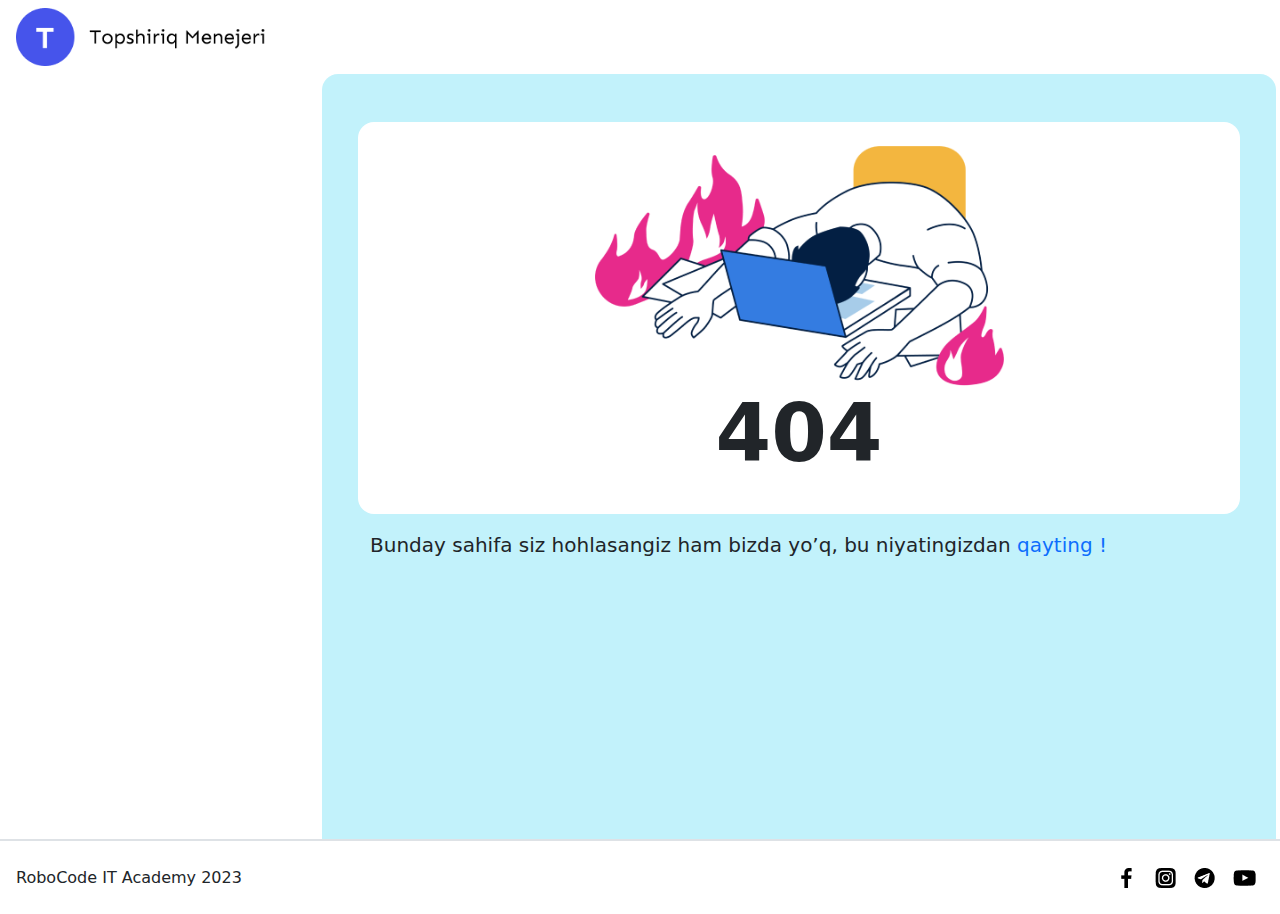
<file: other-page/error404.html>
<!DOCTYPE html>
<html lang="en" class="h-100">
	<head>
		<meta charset="UTF-8" />
		<meta http-equiv="X-UA-Compatible" content="IE=edge" />
		<meta name="viewport" content="width=device-width, initial-scale=1.0" />
		<link rel="stylesheet" href="../css/bootstrap.css" />
		<title>404</title>
	</head>
	<body class="h-100 d-flex flex-column justify-content-between">
		<!-- Header- start -->
		<header class="py-2">
			<div class="container-fluid px-3">
				<div
					class="d-flex justify-content-between align-items-center flex-wrap flex-lg-nowrap"
				>
					<a href="../index.html">
						<img src="../images/logo.png" alt="Site logo" width="250" />
					</a>
					<div class="fs-5 ms-auto now-date-js">
						<span class="now-day-js"></span>
						<span class="now-hour-js fw-bold"></span>
						<span class="now-minute-js fw-bold"></span>
						<span class="now-second-js fw-bold"></span>
					</div>
				</div>
			</div>
		</header>

		<!-- Main start -->
		<main class="flex-grow-1">
			<div class="container-fluid px-3">
				<div class="row">
					<div class="col-12 col-md-3"></div>

					<!-- Info bo'limi -->
					<div style="height: 85vh;" class="rounded-top-4 col-12 col-md-9 bg-info bg-opacity-25 p-3 p-sm-5">
            <div class="row bg-white px-2 py-4 rounded-4">
              <img class="w-50 mx-auto" src="../images/error-img.png" alt="img">
              <h1 class="fw-bolder text-center display-1">404</h1>
            </div>
            <p class="py-3 fs-5 fw-medium">Bunday sahifa siz hohlasangiz ham bizda yo’q, bu niyatingizdan <a class="text-decoration-none" href="../index.html">qayting !</a></p>
					</div>
				</div>
			</div>
		</main>

		<!-- Footer start -->
		<footer class="py-4 border-top border-2">
			<div class="container-fluid px-3">
				<div class="d-flex justify-content-between align-items-center">
					<span>RoboCode IT Academy 2023</span>

					<div class="icons d-flex align-items-center">
						<a class="text-decoration-none mx-2" href="#">
							<img src="../images/facebook-icon.png" alt="icon" />
						</a>
						<a class="text-decoration-none mx-2" href="#">
							<img src="../images/instagram-icon.png" alt="icon" />
						</a>
						<a class="text-decoration-none mx-2" href="#">
							<img src="../images/telegram-icon.png" alt="icon" />
						</a>
						<a class="text-decoration-none mx-2" href="#">
							<img src="../images/youtube-icon.png" alt="icon" />
						</a>
					</div>
				</div>
			</div>
		</footer>

		<!-- Scripts -->
		<script src="../js/main.js"></script>
	</body>
</html>
</file>
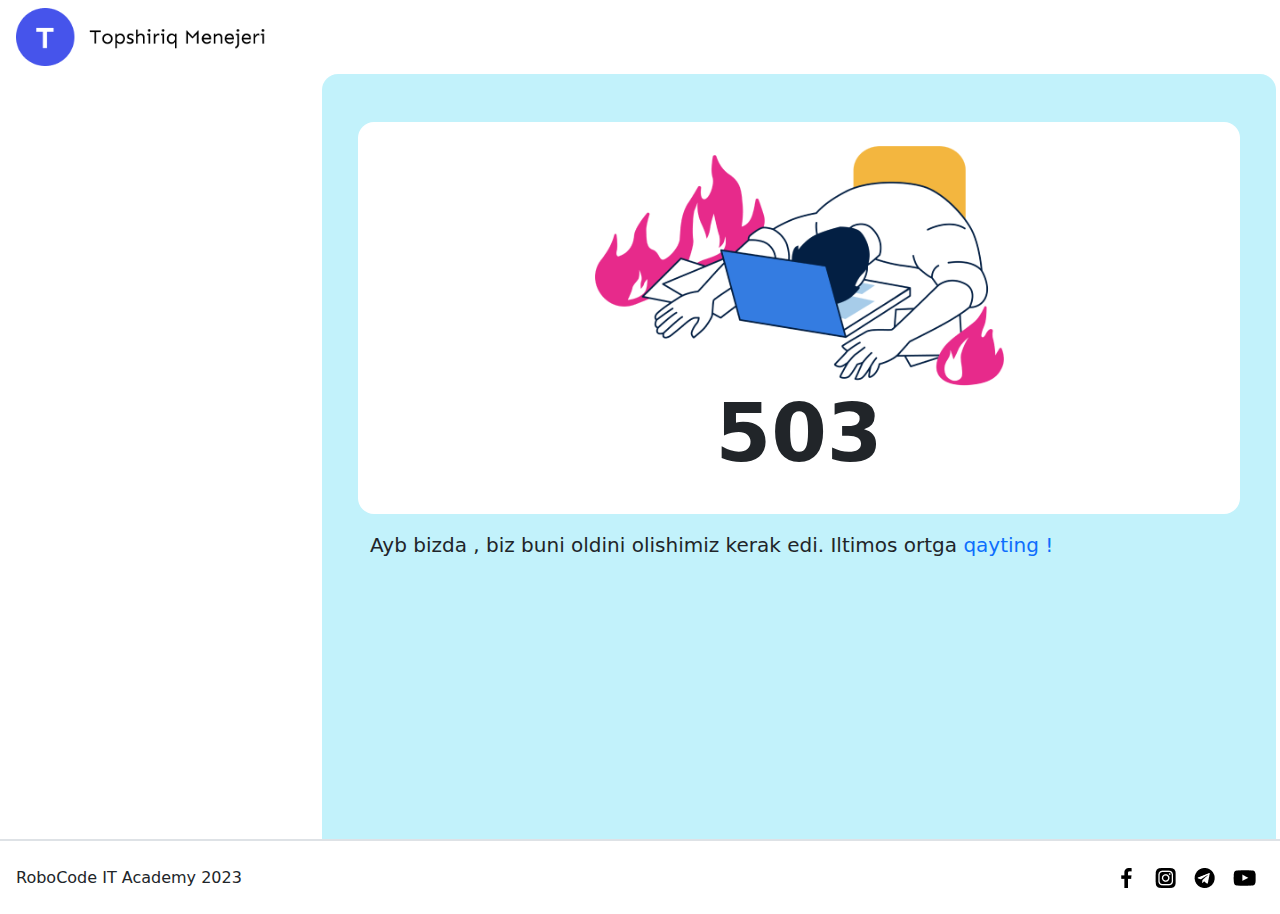
<file: other-page/error503.html>
<!DOCTYPE html>
<html lang="en" class="h-100">
	<head>
		<meta charset="UTF-8" />
		<meta http-equiv="X-UA-Compatible" content="IE=edge" />
		<meta name="viewport" content="width=device-width, initial-scale=1.0" />
		<link rel="stylesheet" href="../css/bootstrap.css" />
		<title>503</title>
	</head>
	<body class="h-100 d-flex flex-column justify-content-between">
		<!-- Header- start -->
		<header class="py-2">
			<div class="container-fluid px-3">
				<div
					class="d-flex justify-content-between align-items-center flex-wrap flex-lg-nowrap"
				>
					<a href="../index.html">
						<img src="../images/logo.png" alt="Site logo" width="250" />
					</a>
					<div class="fs-5 ms-auto now-date-js">
						<span class="now-day-js"></span>
						<span class="now-hour-js fw-bold"></span>
						<span class="now-minute-js fw-bold"></span>
						<span class="now-second-js fw-bold"></span>
					</div>
				</div>
			</div>
		</header>

		<!-- Main start -->
		<main class="flex-grow-1">
			<div class="container-fluid px-3">
				<div class="row">
					<div class="col-12 col-md-3"></div>

					<!-- Info bo'limi -->
					<div style="height: 85vh;" class="rounded-top-4 col-12 col-md-9 bg-info bg-opacity-25 p-3 p-sm-5">
            <div class="row bg-white px-2 py-4 rounded-4">
              <img class="w-50 mx-auto" src="../images/error-img.png" alt="img">
              <h1 class="fw-bolder text-center display-1">503</h1>
            </div>
            <p class="py-3 fs-5 fw-medium">Ayb bizda , biz buni oldini olishimiz kerak edi. Iltimos ortga <a class="text-decoration-none" href="../index.html">qayting !</a></p>
					</div>
				</div>
			</div>
		</main>

		<!-- Footer start -->
		<footer class="py-4 border-top border-2">
			<div class="container-fluid px-3">
				<div class="d-flex justify-content-between align-items-center">
					<span>RoboCode IT Academy 2023</span>

					<div class="icons d-flex align-items-center">
						<a class="text-decoration-none mx-2" href="#">
							<img src="../images/facebook-icon.png" alt="icon" />
						</a>
						<a class="text-decoration-none mx-2" href="#">
							<img src="../images/instagram-icon.png" alt="icon" />
						</a>
						<a class="text-decoration-none mx-2" href="#">
							<img src="../images/telegram-icon.png" alt="icon" />
						</a>
						<a class="text-decoration-none mx-2" href="#">
							<img src="../images/youtube-icon.png" alt="icon" />
						</a>
					</div>
				</div>
			</div>
		</footer>

		<!-- Scripts -->
		<script src="../js/main.js"></script>
	</body>
</html>
</file>
<file: css/main.css>
* {
  margin: 0;
  padding: 0;
  list-style: none;
  text-decoration: none;
  box-sizing: border-box;
}

.wrapper {
  width: 300px;
  background-color: rgb(220, 238, 248);
  border-radius: 10px;
}

.wrapper .box {
  padding: 20px;
  display: flex;
  justify-content: space-between;
  align-items: center;
}

.prev-next-icon {
  margin: 0 5px;
  display: flex;
  justify-content: center;
  align-items: center;
  width: 25px;
  height: 25px;
  background-color: rgb(225, 225, 225);
  border-radius: 50%;
  cursor: pointer;
}

.prev-next-icon:hover {
  background-color: rgb(150, 181, 194);
}

.calendar {
  padding: 20px;
}


.calendar .weeks li{
  font-weight: 600;
}

.calendar ul {
  display: flex;
  flex-wrap: wrap;
  text-align: center;
}

.calendar ul li {
  position: relative;
  width: calc(100% / 7);
}
.calendar .days li {
  margin-top: 20px;
  cursor: pointer;
  z-index: 1;
}

.days li.inactive {
  color: rgb(160, 160, 160);
}
.calendar .days li::before {
  position: absolute;
  content: "";
  height: 30px;
  width: 30px;
  top: 50%;
  left: 50%;
  border-radius: 50%;
  z-index: -1;
  transform: translate(-50%, -50%);
}

.days li:hover::before {
  background-color: rgb(160, 163, 216);
}

.days li:hover {
  color: white;
}

.days li.active {
  color: white;
}

.days li.active::before {
  background-color: rgb(77, 115, 128);
}
</file>
